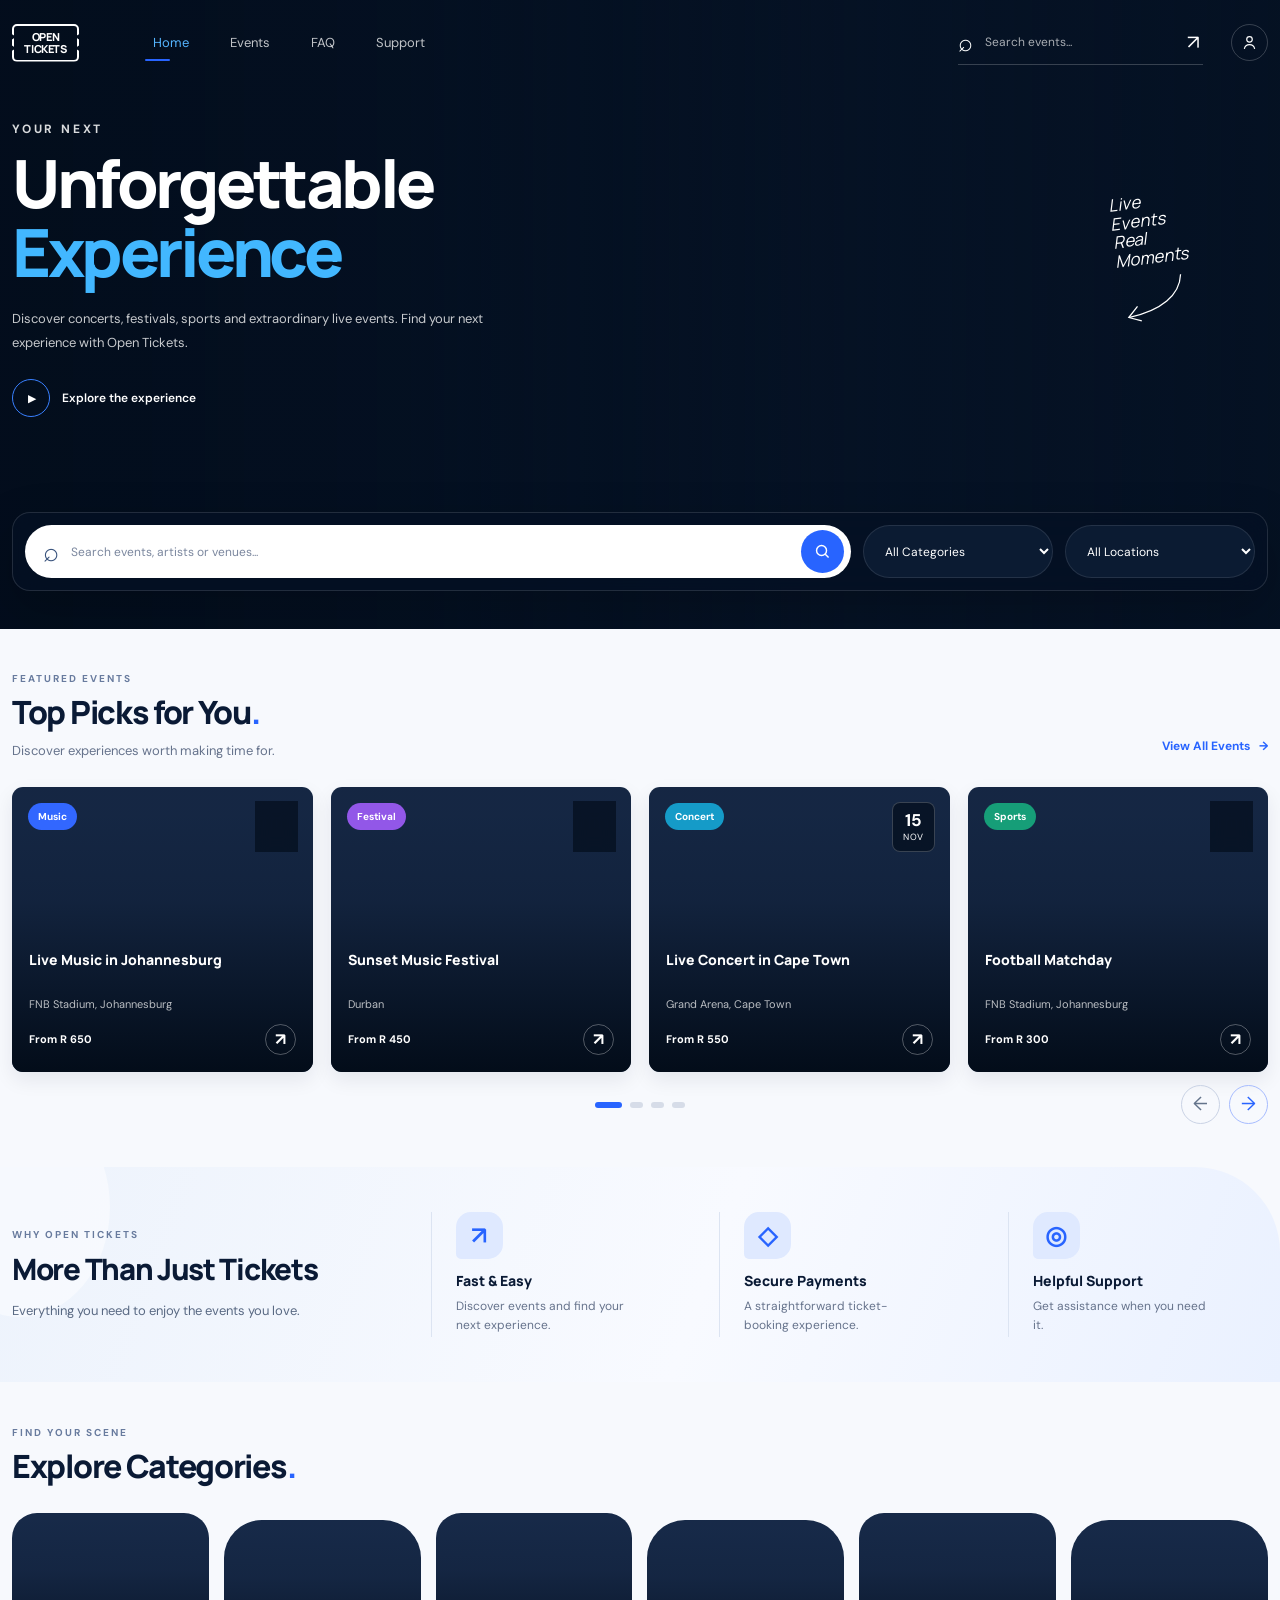
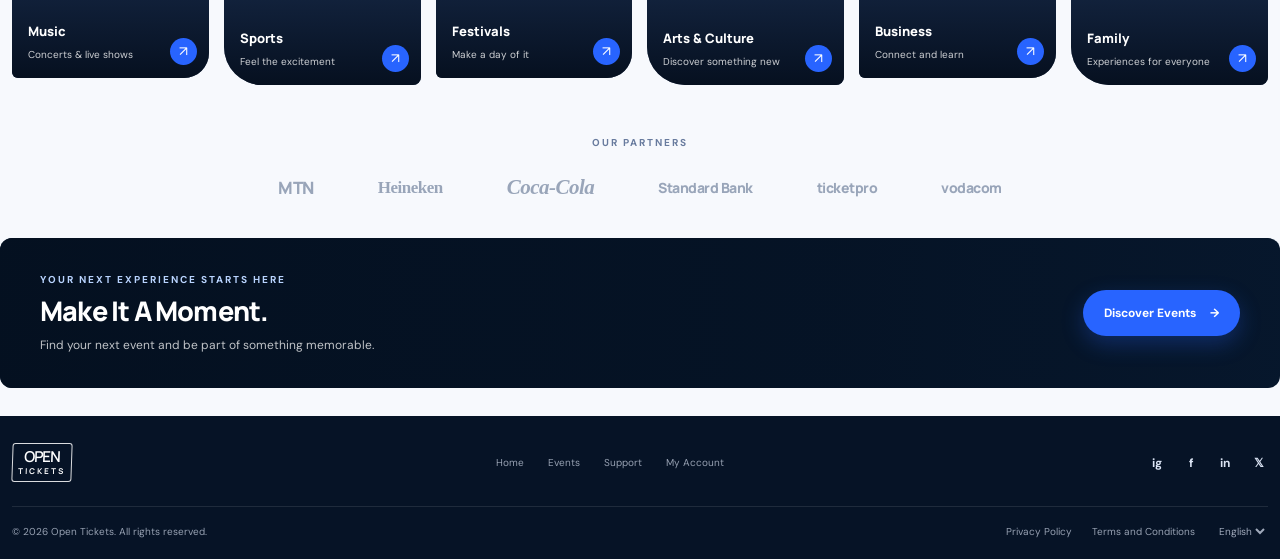
<file: index.html>
<!DOCTYPE html>
<html lang="en">
<head>
  <meta charset="UTF-8">
  <meta name="viewport" content="width=device-width, initial-scale=1.0">
  <meta name="description" content="Discover events, concerts, festivals and sports with Open Tickets.">
  <meta name="theme-color" content="#061326">

  <title>Open Tickets | Discover Your Next Experience</title>

  <link rel="preconnect" href="https://fonts.googleapis.com">
  <link rel="preconnect" href="https://fonts.gstatic.com" crossorigin>

  <link href="https://fonts.googleapis.com/css2?family=DM+Sans:wght@400;500;600;700&family=Manrope:wght@400;500;600;700;800&display=swap" rel="stylesheet">

  <link href="https://cdn.jsdelivr.net/npm/bootstrap@5.3.3/dist/css/bootstrap.min.css" rel="stylesheet">
  <link rel="stylesheet" href="css/style.css">
</head>

<body>
  <!-- === Header === -->
  <header class="site-header" id="top">
    <nav class="navbar navbar-expand-lg site-nav" aria-label="Main navigation">
      <div class="container nav-container">

       
        <a class="navbar-brand faq-brand" href="index.html" aria-label="Open Tickets home">
          <span class="brand-ticket">
            <span>OPEN</span>
            <span>TICKETS</span>
          </span>
        </a>

        <button
          class="navbar-toggler nav-toggle"
          type="button"
          data-bs-toggle="collapse"
          data-bs-target="#mainNav"
          aria-controls="mainNav"
          aria-expanded="false"
          aria-label="Toggle navigation"
        >
          <span></span>
          <span></span>
          <span></span>
        </button>

        <div class="collapse navbar-collapse" id="mainNav">
          <ul class="navbar-nav main-links">
            <li class="nav-item">
              <a class="nav-link active" href="#top" aria-current="page">Home</a>
            </li>
            <li class="nav-item">
              <a class="nav-link" href="event-detail.html">Events</a>
            </li>
            <li class="nav-item">
              <a class="nav-link" href="faq.html" aria-current="page">FAQ</a>
            </li>
            <li class="nav-item">
              <a class="nav-link" href="support.html">Support</a>
            </li>
          </ul>

          <form class="nav-search" id="headerSearchForm" role="search">
            <label class="visually-hidden" for="headerSearch">
              Search events
            </label>

            <span class="search-icon" aria-hidden="true">⌕</span>

            <input
              id="headerSearch"
              name="q"
              type="search"
              placeholder="Search events..."
              autocomplete="off"
            >

            <button type="submit" aria-label="Submit search">↗</button>
          </form>

          <a
            class="account-button"
            id="account"
            href="#myAccount"
            aria-label="My account"
          >
            <svg viewBox="0 0 24 24" aria-hidden="true">
              <circle cx="12" cy="8" r="3.5"></circle>
              <path d="M5.5 20c.6-3.5 2.8-5.3 6.5-5.3s5.9 1.8 6.5 5.3"></path>
            </svg>
          </a>
        </div>
      </div>
    </nav>

    <!-- === Hero === -->
    <section class="hero-section" aria-labelledby="heroTitle">
      <div
        class="hero-image"
        role="img"
        aria-label="Live music event"
      ></div>

      <div class="hero-shade"></div>

      <div class="container hero-content">
        <div class="hero-copy">
          <p class="eyebrow hero-eyebrow">YOUR NEXT</p>

          <h1 id="heroTitle">
            Unforgettable<br>
            <span>Experience</span>
          </h1>

          <p class="hero-description">
            Discover concerts, festivals, sports and extraordinary live events.
            Find your next experience with Open Tickets.
          </p>

          <a class="watch-link" href="#featured">
            <span class="play-icon" aria-hidden="true">▶</span>
            <span>Explore the experience</span>
          </a>
        </div>

        <div class="hero-note" aria-hidden="true">
          <span>Live</span>
          <span>Events</span>
          <span>Real</span>
          <span>Moments</span>

          <svg viewBox="0 0 90 58">
            <path d="M76 3C72 28 48 43 9 47"></path>
            <path d="M20 35 8 47l15 6"></path>
          </svg>
        </div>

        <!-- === Event Search === -->
        <form class="event-search" id="eventSearchForm" role="search">
          <div class="event-search-main">
            <label class="visually-hidden" for="eventSearch">
              Search events, artists or venues
            </label>

            <span class="search-icon" aria-hidden="true">⌕</span>

            <input
              id="eventSearch"
              name="q"
              type="search"
              placeholder="Search events, artists or venues..."
              autocomplete="off"
            >

            <button
              class="search-submit"
              type="submit"
              aria-label="Search events"
            >
              <svg viewBox="0 0 24 24" aria-hidden="true">
                <circle cx="10.8" cy="10.8" r="6.3"></circle>
                <path d="m15.5 15.5 4.2 4.2"></path>
              </svg>
            </button>
          </div>

          <label class="visually-hidden" for="categoryFilter">
            Event category
          </label>

          <select id="categoryFilter" name="category">
            <option value="all">All Categories</option>
            <option value="music">Music</option>
            <option value="festival">Festivals</option>
            <option value="sports">Sports</option>
            <option value="arts">Arts &amp; Culture</option>
            <option value="business">Business</option>
            <option value="family">Family</option>
          </select>

          <label class="visually-hidden" for="locationFilter">
            Event location
          </label>

          <select id="locationFilter" name="location">
            <option value="all">All Locations</option>
            <option value="johannesburg">Johannesburg</option>
            <option value="cape-town">Cape Town</option>
            <option value="durban">Durban</option>
            <option value="pretoria">Pretoria</option>
          </select>
        </form>
      </div>
    </section>
  </header>

  <main>
    <!-- === Featured Events === -->
    <section
      class="featured-section section-shell"
      id="featured"
      aria-labelledby="featuredTitle"
    >
      <div class="container">
        <div class="section-heading">
          <div>
            <p class="eyebrow">FEATURED EVENTS</p>
            <h2 id="featuredTitle">
              Top Picks for You<span class="heading-period">.</span>
            </h2>
            <p class="section-intro">
              Discover experiences worth making time for.
            </p>
          </div>

          <a class="text-link" href="#all-events">
            View All Events <span aria-hidden="true">→</span>
          </a>
        </div>

        <div class="event-grid" id="eventGrid">

          <article
            class="event-card"
            data-event-id="event-001"
            data-category="music"
            data-location="johannesburg"
            data-search="live concert music johannesburg"
          >
            <div class="event-card-image image-weeknd">
              <span class="event-tag tag-blue">Music</span>

              <time class="event-date" datetime="2026-10-25">
                <strong>25</strong>
                <span>OCT</span>
              </time>

              <div class="event-card-overlay">
                <h3>Live Music in Johannesburg</h3>
                <p>FNB Stadium, Johannesburg</p>

                <div class="event-card-bottom">
                  <span>From R 650</span>
                  <a href="#event-001" data-event-link="event-001" aria-label="View event details">↗</a>
                </div>
              </div>
            </div>
          </article>

          <article
            class="event-card"
            data-event-id="event-002"
            data-category="festival"
            data-location="durban"
            data-search="sunset music festival durban"
          >
            <div class="event-card-image image-sunset">
              <span class="event-tag tag-purple">Festival</span>

              <time class="event-date" datetime="2026-11-08">
                <strong>08</strong>
                <span>NOV</span>
              </time>

              <div class="event-card-overlay">
                <h3>Sunset Music Festival</h3>
                <p>Durban</p>

                <div class="event-card-bottom">
                  <span>From R 450</span>
                  <a href="#event-002" data-event-link="event-002" aria-label="View festival details">↗</a>
                </div>
              </div>
            </div>
          </article>

          <article
            class="event-card"
            data-event-id="event-003"
            data-category="music"
            data-location="cape-town"
            data-search="live concert cape town music"
          >
            <div class="event-card-image image-aka">
              <span class="event-tag tag-cyan">Concert</span>

              <time class="event-date" datetime="2026-11-15">
                <strong>15</strong>
                <span>NOV</span>
              </time>

              <div class="event-card-overlay">
                <h3>Live Concert in Cape Town</h3>
                <p>Grand Arena, Cape Town</p>

                <div class="event-card-bottom">
                  <span>From R 550</span>
                  <a href="#event-003" data-event-link="event-003" aria-label="View concert details">↗</a>
                </div>
              </div>
            </div>
          </article>

          <article
            class="event-card"
            data-event-id="event-004"
            data-category="sports"
            data-location="johannesburg"
            data-search="football soccer johannesburg sports"
          >
            <div class="event-card-image image-football">
              <span class="event-tag tag-green">Sports</span>

              <time class="event-date" datetime="2026-11-22">
                <strong>22</strong>
                <span>NOV</span>
              </time>

              <div class="event-card-overlay">
                <h3>Football Matchday</h3>
                <p>FNB Stadium, Johannesburg</p>

                <div class="event-card-bottom">
                  <span>From R 300</span>
                  <a href="#event-004" data-event-link="event-004" aria-label="View match details">↗</a>
                </div>
              </div>
            </div>
          </article>

        </div>

        <div class="event-controls" aria-label="Featured event controls">
          <div class="slider-dots" aria-label="Event carousel pages">
            <button class="slider-dot active" type="button" aria-label="Show page 1" aria-current="true"></button>
            <button class="slider-dot" type="button" aria-label="Show page 2"></button>
            <button class="slider-dot" type="button" aria-label="Show page 3"></button>
            <button class="slider-dot" type="button" aria-label="Show page 4"></button>
          </div>

          <div class="slider-arrows">
            <button type="button" class="slider-arrow" id="eventPrev" aria-label="Previous events">←</button>
            <button type="button" class="slider-arrow next" id="eventNext" aria-label="Next events">→</button>
          </div>
        </div>

        <p class="search-empty" id="searchEmpty" role="status" hidden>
          No events match your search. Try another keyword or filter.
        </p>
      </div>
    </section>

    <!-- === Benefits === -->
    <section class="benefits-section" aria-labelledby="benefitsTitle">
      <div class="container benefits-inner">
        <div class="benefits-intro">
          <p class="eyebrow">WHY OPEN TICKETS</p>
          <h2 id="benefitsTitle">More Than Just Tickets</h2>
          <p>Everything you need to enjoy the events you love.</p>
        </div>

        <article class="benefit-item">
          <span class="benefit-icon" aria-hidden="true">↗</span>
          <h3>Fast &amp; Easy</h3>
          <p>Discover events and find your next experience.</p>
        </article>

        <article class="benefit-item">
          <span class="benefit-icon" aria-hidden="true">◇</span>
          <h3>Secure Payments</h3>
          <p>A straightforward ticket-booking experience.</p>
        </article>

        <article class="benefit-item">
          <span class="benefit-icon" aria-hidden="true">◎</span>
          <h3>Helpful Support</h3>
          <p>Get assistance when you need it.</p>
        </article>
      </div>
    </section>

    <!-- === Categories === -->
    <section
      class="categories-section section-shell"
      id="all-events"
      aria-labelledby="categoriesTitle"
    >
      <div class="container">
        <div class="section-heading">
          <div>
            <p class="eyebrow">FIND YOUR SCENE</p>
            <h2 id="categoriesTitle">
              Explore Categories<span class="heading-period">.</span>
            </h2>
          </div>
        </div>

        <div class="category-grid">
          <a class="category-card category-music" href="#featured" data-category-link="music">
            <span class="category-card-content">
              <strong>Music</strong>
              <small>Concerts &amp; live shows</small>
            </span>
            <span class="category-arrow" aria-hidden="true">↗</span>
          </a>

          <a class="category-card category-sports" href="#featured" data-category-link="sports">
            <span class="category-card-content">
              <strong>Sports</strong>
              <small>Feel the excitement</small>
            </span>
            <span class="category-arrow" aria-hidden="true">↗</span>
          </a>

          <a class="category-card category-festival" href="#featured" data-category-link="festival">
            <span class="category-card-content">
              <strong>Festivals</strong>
              <small>Make a day of it</small>
            </span>
            <span class="category-arrow" aria-hidden="true">↗</span>
          </a>

          <a class="category-card category-arts" href="#featured" data-category-link="arts">
            <span class="category-card-content">
              <strong>Arts &amp; Culture</strong>
              <small>Discover something new</small>
            </span>
            <span class="category-arrow" aria-hidden="true">↗</span>
          </a>

          <a class="category-card category-business" href="#featured" data-category-link="business">
            <span class="category-card-content">
              <strong>Business</strong>
              <small>Connect and learn</small>
            </span>
            <span class="category-arrow" aria-hidden="true">↗</span>
          </a>

          <a class="category-card category-family" href="#featured" data-category-link="family">
            <span class="category-card-content">
              <strong>Family</strong>
              <small>Experiences for everyone</small>
            </span>
            <span class="category-arrow" aria-hidden="true">↗</span>
          </a>
        </div>
      </div>
    </section>

    <!-- === Partners === -->
    <section class="trusted-section" aria-label="Partners">
      <div class="container">
        <p class="eyebrow">OUR PARTNERS</p>

        <div class="trusted-logos">
          <span class="partner-logo partner-mtn">MTN</span>
          <span class="partner-logo partner-heineken">Heineken</span>
          <span class="partner-logo partner-coke">Coca-Cola</span>
          <span class="partner-logo partner-bank">Standard Bank</span>
          <span class="partner-logo partner-ticket">ticketpro</span>
          <span class="partner-logo partner-voda">vodacom</span>
        </div>
      </div>
    </section>

    <!-- === Call To Action === -->
    <section class="cta-section container" aria-labelledby="ctaTitle">
      <div class="cta-content">
        <p class="eyebrow">YOUR NEXT EXPERIENCE STARTS HERE</p>
        <h2 id="ctaTitle">Make It A Moment.</h2>
        <p>Find your next event and be part of something memorable.</p>
      </div>

      <a class="cta-button" href="#featured">
        Discover Events <span aria-hidden="true">→</span>
      </a>
    </section>
  </main>

  <!-- === Footer === -->
  <footer class="site-footer" id="help">
    <div class="container">
      <div class="footer-main">
        <a class="brand-mark footer-brand" href="#top" aria-label="Open Tickets home">
          <span class="brand-open">OPEN</span>
          <span class="brand-tickets">TICKETS</span>
        </a>

        <nav class="footer-links" aria-label="Footer navigation">
          <a href="#top">Home</a>
          <a href="#featured">Events</a>
          <a href="#help">Support</a>
          <a href="#myAccount">My Account</a>
        </nav>

        <div class="social-links" aria-label="Social media">
          <a href="#instagram" aria-label="Instagram">ig</a>
          <a href="#facebook" aria-label="Facebook">f</a>
          <a href="#linkedin" aria-label="LinkedIn">in</a>
          <a href="#x" aria-label="X">𝕏</a>
        </div>
      </div>

      <div class="footer-bottom">
        <p>© 2026 Open Tickets. All rights reserved.</p>

        <div class="legal-links">
          <a href="#privacy">Privacy Policy</a>
          <a href="#terms">Terms and Conditions</a>

          <label for="languageSelect" class="visually-hidden">
            Choose language
          </label>

          <select id="languageSelect" name="language">
            <option value="en">English</option>
          </select>
        </div>
      </div>
    </div>
  </footer>

  <script src="https://cdn.jsdelivr.net/npm/bootstrap@5.3.3/dist/js/bootstrap.bundle.min.js"></script>
  <script src="javascript/script.js" defer></script>
</body>
</html>
</file>
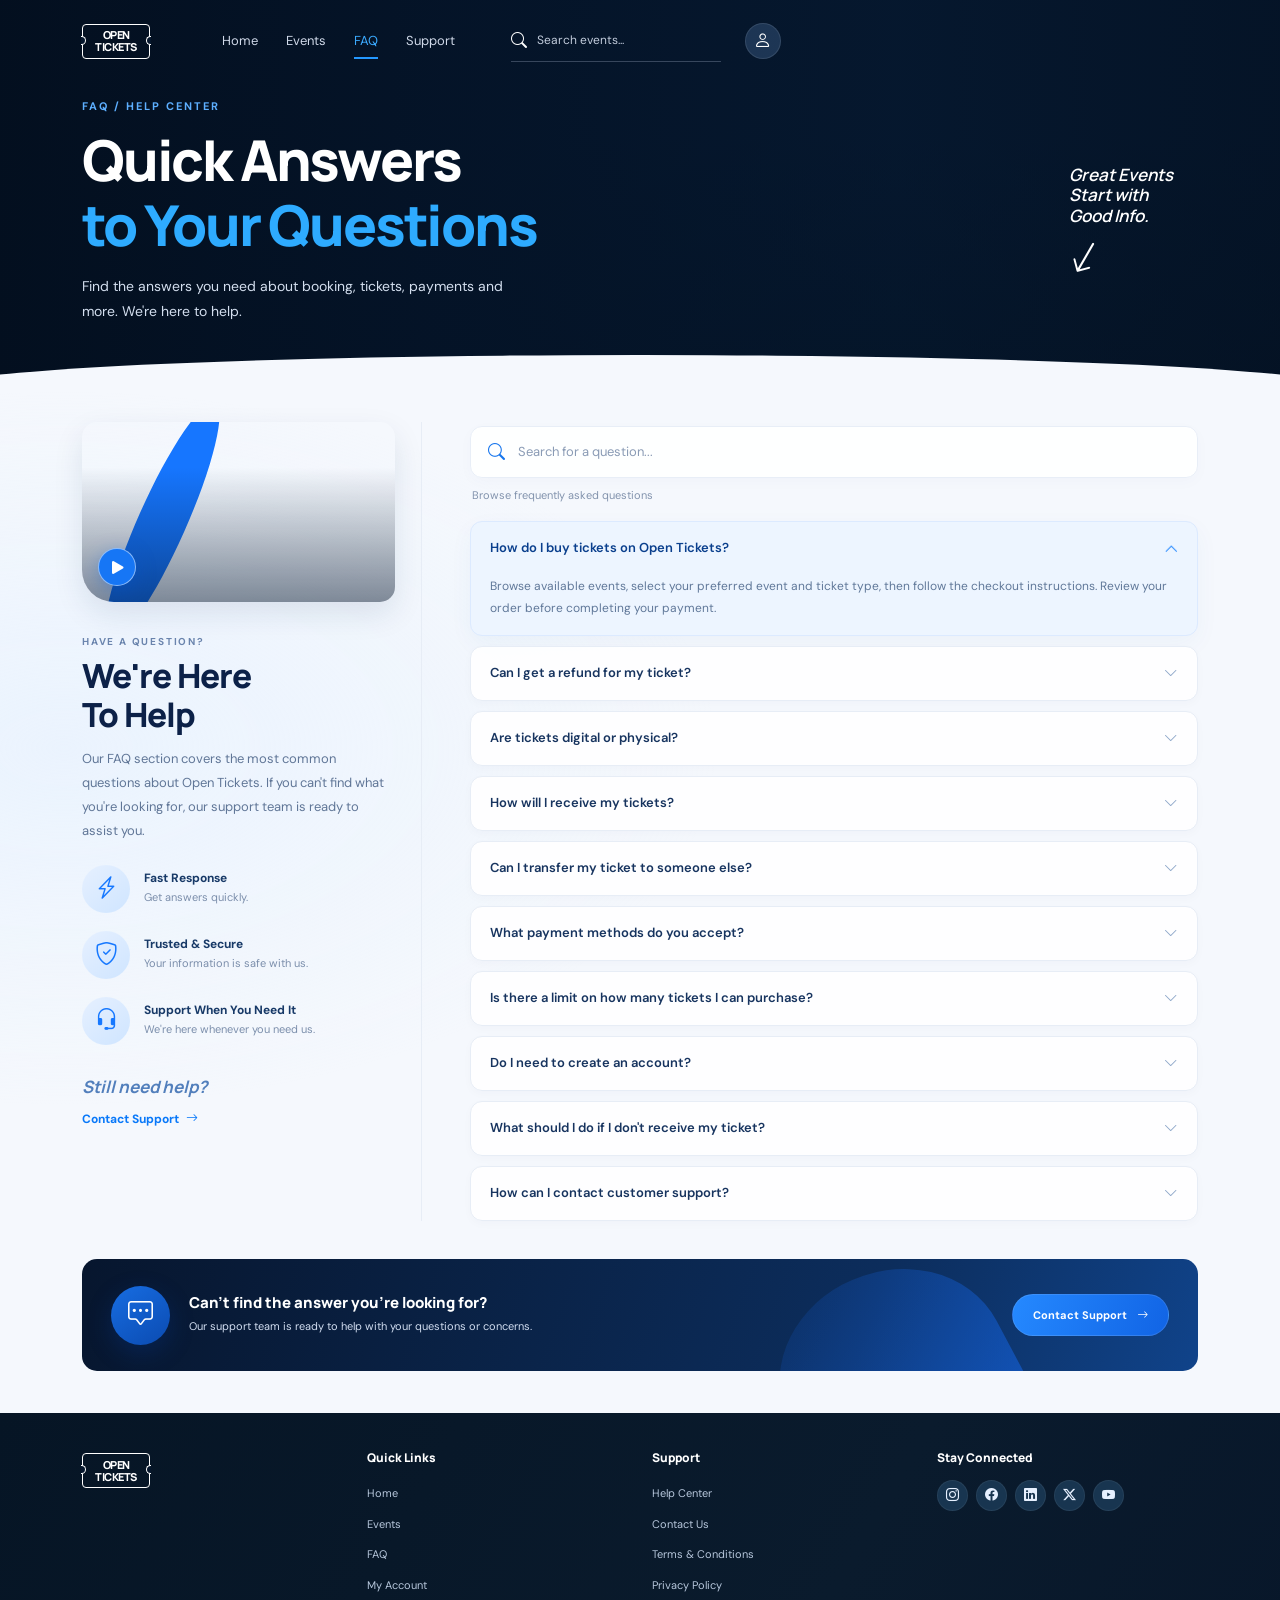
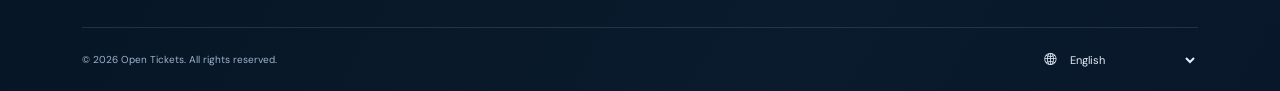
<file: faq.html>
<!DOCTYPE html>
<html lang="en">
<head>
  <meta charset="UTF-8">
  <meta name="viewport" content="width=device-width, initial-scale=1.0">
  <meta name="description" content="Find answers to your questions about Open Tickets, bookings, payments, refunds, and event tickets.">
  <title>FAQ & Help Center | Open Tickets</title>

  <link rel="preconnect" href="https://fonts.googleapis.com">
  <link rel="preconnect" href="https://fonts.gstatic.com" crossorigin>
  <link href="https://fonts.googleapis.com/css2?family=DM+Sans:wght@400;500;600;700&family=Manrope:wght@400;500;600;700;800&display=swap" rel="stylesheet">

  <link href="https://cdn.jsdelivr.net/npm/bootstrap@5.3.3/dist/css/bootstrap.min.css" rel="stylesheet">
  <link href="https://cdn.jsdelivr.net/npm/bootstrap-icons@1.11.3/font/bootstrap-icons.min.css" rel="stylesheet">
  <link rel="stylesheet" href="css/faq.css">

  <script src="javascript/faq.js" defer></script>
</head>

<body>
  <!-- === Header === -->
  <header class="faq-header">
    <nav class="navbar navbar-expand-lg faq-navbar" aria-label="Main navigation">
      <div class="container">
        <a class="navbar-brand faq-brand" href="index.html" aria-label="Open Tickets home">
          <span class="brand-ticket">
            <span>OPEN</span>
            <span>TICKETS</span>
          </span>
        </a>

        <button
          class="navbar-toggler faq-nav-toggle"
          type="button"
          data-bs-toggle="collapse"
          data-bs-target="#faqNavigation"
          aria-controls="faqNavigation"
          aria-expanded="false"
          aria-label="Toggle navigation"
        >
          <span class="navbar-toggler-icon"></span>
        </button>

        <div class="collapse navbar-collapse" id="faqNavigation">
          <ul class="navbar-nav mx-lg-5 me-auto mb-3 mb-lg-0">
            <li class="nav-item">
              <a class="nav-link" href="index.html">Home</a>
            </li>
            <li class="nav-item">
              <a class="nav-link" href="event-detail.html">Events</a>
            </li>
            <li class="nav-item">
              <a class="nav-link active" href="faq.html" aria-current="page">FAQ</a>
            </li>
            <li class="nav-item">
              <a class="nav-link" href="support.html">Support</a>
            </li>
          </ul>

          <form class="header-search" id="headerSearchForm" role="search">
            <i class="bi bi-search" aria-hidden="true"></i>
            <input
              type="search"
              id="headerSearch"
              name="search"
              placeholder="Search events..."
              aria-label="Search events"
            >
          </form>

          <a class="account-link" href="account.html" aria-label="My account">
            <i class="bi bi-person" aria-hidden="true"></i>
          </a>
        </div>
      </div>
    </nav>
  </header>

  <main>
    <!-- === Hero === -->
    <section class="faq-hero">
      <div class="faq-hero-image" aria-hidden="true"></div>
      <div class="faq-hero-overlay" aria-hidden="true"></div>

      <div class="container faq-hero-content">
        <div class="faq-hero-copy">
          <span class="eyebrow">FAQ / HELP CENTER</span>
          <h1>
            Quick Answers
            <span>to Your Questions</span>
          </h1>
          <p>
            Find the answers you need about booking, tickets,
            payments and more. We're here to help.
          </p>
        </div>

        <div class="hero-note" aria-hidden="true">
          <span>Great Events</span>
          <span>Start with</span>
          <span>Good Info.</span>
          <i class="bi bi-arrow-down-left"></i>
        </div>
      </div>

      <div class="hero-bottom-curve" aria-hidden="true"></div>
    </section>

    <!-- === FAQ Content === -->
    <section class="faq-main-section" id="faqContent">
      <div class="container">
        <div class="row g-4 g-xl-5">
          <!-- Help panel -->
          <aside class="col-lg-4 faq-sidebar">
            <div class="help-card">
              <div class="help-image">
                <div class="help-image-overlay"></div>
                <span class="help-play-icon" aria-hidden="true">
                  <i class="bi bi-play-fill"></i>
                </span>
              </div>

              <div class="help-intro">
                <span class="eyebrow">HAVE A QUESTION?</span>
                <h2>We're Here<br>To Help</h2>
                <p>
                  Our FAQ section covers the most common questions
                  about Open Tickets. If you can't find what you're
                  looking for, our support team is ready to assist you.
                </p>
              </div>

              <div class="help-features">
                <div class="help-feature">
                  <span class="feature-icon">
                    <i class="bi bi-lightning-charge" aria-hidden="true"></i>
                  </span>
                  <div>
                    <h3>Fast Response</h3>
                    <p>Get answers quickly.</p>
                  </div>
                </div>

                <div class="help-feature">
                  <span class="feature-icon">
                    <i class="bi bi-shield-check" aria-hidden="true"></i>
                  </span>
                  <div>
                    <h3>Trusted &amp; Secure</h3>
                    <p>Your information is safe with us.</p>
                  </div>
                </div>

                <div class="help-feature">
                  <span class="feature-icon">
                    <i class="bi bi-headset" aria-hidden="true"></i>
                  </span>
                  <div>
                    <h3>Support When You Need It</h3>
                    <p>We're here whenever you need us.</p>
                  </div>
                </div>
              </div>

              <div class="sidebar-support">
                <p>Still need help?</p>
                <a href="contact.html" class="text-link">
                  Contact Support <i class="bi bi-arrow-right"></i>
                </a>
              </div>
            </div>
          </aside>

          <!-- Questions -->
          <div class="col-lg-8 faq-questions-column">
            <div class="faq-toolbar">
              <label class="faq-search-box" for="faqSearch">
                <i class="bi bi-search" aria-hidden="true"></i>
                <input
                  type="search"
                  id="faqSearch"
                  placeholder="Search for a question..."
                  autocomplete="off"
                  aria-label="Search frequently asked questions"
                  aria-controls="faqList"
                >
                <button
                  type="button"
                  class="clear-search"
                  id="clearFaqSearch"
                  aria-label="Clear FAQ search"
                  hidden
                >
                  <i class="bi bi-x-lg"></i>
                </button>
              </label>

              <p class="faq-result-count" id="faqResultCount" aria-live="polite">
                Browse frequently asked questions
              </p>
            </div>

            <div class="faq-list" id="faqList">
              <article
                class="faq-item is-open"
                data-faq-item
                data-category="booking"
                data-keywords="buy purchase order booking checkout"
              >
                <h3 class="faq-question-heading">
                  <button
                    class="faq-question"
                    id="faq-question-1"
                    type="button"
                    aria-expanded="true"
                    aria-controls="faq-answer-1"
                  >
                    <span>How do I buy tickets on Open Tickets?</span>
                    <i class="bi bi-chevron-down faq-chevron" aria-hidden="true"></i>
                  </button>
                </h3>
                <div
                  class="faq-answer"
                  id="faq-answer-1"
                  role="region"
                  aria-labelledby="faq-question-1"
                >
                  <p>
                    Browse available events, select your preferred event
                    and ticket type, then follow the checkout instructions.
                    Review your order before completing your payment.
                  </p>
                </div>
              </article>

              <article
                class="faq-item"
                data-faq-item
                data-category="refunds"
                data-keywords="refund cancel cancellation money return"
              >
                <h3 class="faq-question-heading">
                  <button
                    class="faq-question"
                    id="faq-question-2"
                    type="button"
                    aria-expanded="false"
                    aria-controls="faq-answer-2"
                  >
                    <span>Can I get a refund for my ticket?</span>
                    <i class="bi bi-chevron-down faq-chevron" aria-hidden="true"></i>
                  </button>
                </h3>
                <div
                  class="faq-answer"
                  id="faq-answer-2"
                  role="region"
                  aria-labelledby="faq-question-2"
                  hidden
                >
                  <p>
                    Refund eligibility depends on the event's terms and
                    applicable policies. Check your booking details or
                    contact our support team for assistance with your order.
                  </p>
                </div>
              </article>

              <article
                class="faq-item"
                data-faq-item
                data-category="tickets"
                data-keywords="digital physical paper e-ticket"
              >
                <h3 class="faq-question-heading">
                  <button
                    class="faq-question"
                    id="faq-question-3"
                    type="button"
                    aria-expanded="false"
                    aria-controls="faq-answer-3"
                  >
                    <span>Are tickets digital or physical?</span>
                    <i class="bi bi-chevron-down faq-chevron" aria-hidden="true"></i>
                  </button>
                </h3>
                <div
                  class="faq-answer"
                  id="faq-answer-3"
                  role="region"
                  aria-labelledby="faq-question-3"
                  hidden
                >
                  <p>
                    Ticket formats may vary by event. Check the event page
                    and your booking confirmation for the ticket format
                    and instructions provided by the organizer.
                  </p>
                </div>
              </article>

              <article
                class="faq-item"
                data-faq-item
                data-category="tickets"
                data-keywords="receive delivery email download ticket confirmation"
              >
                <h3 class="faq-question-heading">
                  <button
                    class="faq-question"
                    id="faq-question-4"
                    type="button"
                    aria-expanded="false"
                    aria-controls="faq-answer-4"
                  >
                    <span>How will I receive my tickets?</span>
                    <i class="bi bi-chevron-down faq-chevron" aria-hidden="true"></i>
                  </button>
                </h3>
                <div
                  class="faq-answer"
                  id="faq-answer-4"
                  role="region"
                  aria-labelledby="faq-question-4"
                  hidden
                >
                  <p>
                    Check your booking confirmation for details about
                    ticket delivery. Depending on the event, tickets may
                    be provided digitally or through another method
                    specified by the organizer.
                  </p>
                </div>
              </article>

              <article
                class="faq-item"
                data-faq-item
                data-category="tickets"
                data-keywords="transfer share another person change name"
              >
                <h3 class="faq-question-heading">
                  <button
                    class="faq-question"
                    id="faq-question-5"
                    type="button"
                    aria-expanded="false"
                    aria-controls="faq-answer-5"
                  >
                    <span>Can I transfer my ticket to someone else?</span>
                    <i class="bi bi-chevron-down faq-chevron" aria-hidden="true"></i>
                  </button>
                </h3>
                <div
                  class="faq-answer"
                  id="faq-answer-5"
                  role="region"
                  aria-labelledby="faq-question-5"
                  hidden
                >
                  <p>
                    Transfer rules depend on the event and ticket conditions.
                    Review the event's terms before sharing or transferring
                    your ticket. Contact support if you need clarification.
                  </p>
                </div>
              </article>

              <article
                class="faq-item"
                data-faq-item
                data-category="payments"
                data-keywords="payment methods card bank transfer checkout"
              >
                <h3 class="faq-question-heading">
                  <button
                    class="faq-question"
                    id="faq-question-6"
                    type="button"
                    aria-expanded="false"
                    aria-controls="faq-answer-6"
                  >
                    <span>What payment methods do you accept?</span>
                    <i class="bi bi-chevron-down faq-chevron" aria-hidden="true"></i>
                  </button>
                </h3>
                <div
                  class="faq-answer"
                  id="faq-answer-6"
                  role="region"
                  aria-labelledby="faq-question-6"
                  hidden
                >
                  <p>
                    Available payment methods are shown during checkout.
                    Review the options displayed for your selected event
                    before placing your order.
                  </p>
                </div>
              </article>

              <article
                class="faq-item"
                data-faq-item
                data-category="booking"
                data-keywords="limit quantity maximum number tickets purchase"
              >
                <h3 class="faq-question-heading">
                  <button
                    class="faq-question"
                    id="faq-question-7"
                    type="button"
                    aria-expanded="false"
                    aria-controls="faq-answer-7"
                  >
                    <span>Is there a limit on how many tickets I can purchase?</span>
                    <i class="bi bi-chevron-down faq-chevron" aria-hidden="true"></i>
                  </button>
                </h3>
                <div
                  class="faq-answer"
                  id="faq-answer-7"
                  role="region"
                  aria-labelledby="faq-question-7"
                  hidden
                >
                  <p>
                    Ticket limits can vary by event. Check the quantity
                    available when selecting tickets and follow any
                    purchase limits stated on the event page.
                  </p>
                </div>
              </article>

              <article
                class="faq-item"
                data-faq-item
                data-category="account"
                data-keywords="account register sign up create profile login"
              >
                <h3 class="faq-question-heading">
                  <button
                    class="faq-question"
                    id="faq-question-8"
                    type="button"
                    aria-expanded="false"
                    aria-controls="faq-answer-8"
                  >
                    <span>Do I need to create an account?</span>
                    <i class="bi bi-chevron-down faq-chevron" aria-hidden="true"></i>
                  </button>
                </h3>
                <div
                  class="faq-answer"
                  id="faq-answer-8"
                  role="region"
                  aria-labelledby="faq-question-8"
                  hidden
                >
                  <p>
                    Account requirements depend on the booking process
                    provided by the platform. Follow the instructions
                    shown when selecting an event and checking out.
                  </p>
                </div>
              </article>

              <article
                class="faq-item"
                data-faq-item
                data-category="tickets"
                data-keywords="missing ticket not received email spam inbox"
              >
                <h3 class="faq-question-heading">
                  <button
                    class="faq-question"
                    id="faq-question-9"
                    type="button"
                    aria-expanded="false"
                    aria-controls="faq-answer-9"
                  >
                    <span>What should I do if I don't receive my ticket?</span>
                    <i class="bi bi-chevron-down faq-chevron" aria-hidden="true"></i>
                  </button>
                </h3>
                <div
                  class="faq-answer"
                  id="faq-answer-9"
                  role="region"
                  aria-labelledby="faq-question-9"
                  hidden
                >
                  <p>
                    Check your booking confirmation and email folders,
                    including spam or junk. If your ticket is still
                    missing, contact support with your order details.
                  </p>
                </div>
              </article>

              <article
                class="faq-item"
                data-faq-item
                data-category="support"
                data-keywords="contact help customer service assistance support team"
              >
                <h3 class="faq-question-heading">
                  <button
                    class="faq-question"
                    id="faq-question-10"
                    type="button"
                    aria-expanded="false"
                    aria-controls="faq-answer-10"
                  >
                    <span>How can I contact customer support?</span>
                    <i class="bi bi-chevron-down faq-chevron" aria-hidden="true"></i>
                  </button>
                </h3>
                <div
                  class="faq-answer"
                  id="faq-answer-10"
                  role="region"
                  aria-labelledby="faq-question-10"
                  hidden
                >
                  <p>
                    Visit our contact page to find the available support
                    options. Include relevant booking information in your
                    message, but never share your password or full payment
                    card details.
                  </p>
                </div>
              </article>
            </div>

            <div class="faq-no-results" id="faqNoResults" hidden>
              <span class="no-results-icon">
                <i class="bi bi-search" aria-hidden="true"></i>
              </span>
              <h3>No answers found</h3>
              <p>Try another keyword or contact our support team.</p>
              <button type="button" class="btn btn-primary" id="resetFaqSearch">
                Clear Search
              </button>
            </div>
          </div>
        </div>

        <!-- === Support CTA === -->
        <section class="faq-support-banner" aria-labelledby="supportBannerTitle">
          <div class="support-banner-decoration" aria-hidden="true"></div>

          <div class="support-banner-icon">
            <i class="bi bi-chat-square-dots" aria-hidden="true"></i>
          </div>

          <div class="support-banner-copy">
            <h2 id="supportBannerTitle">
              Can't find the answer you're looking for?
            </h2>
            <p>Our support team is ready to help with your questions or concerns.</p>
          </div>

          <a href="contact.html" class="support-banner-button">
            Contact Support <i class="bi bi-arrow-right"></i>
          </a>
        </section>
      </div>
    </section>
  </main>

  <!-- === Footer === -->
  <footer class="faq-footer">
    <div class="container">
      <div class="row gy-4 footer-main">
        <div class="col-6 col-lg-3 footer-brand-column">
          <a class="faq-brand footer-brand" href="index.html" aria-label="Open Tickets home">
            <span class="brand-ticket">
              <span>OPEN</span>
              <span>TICKETS</span>
            </span>
          </a>
        </div>

        <div class="col-6 col-lg-3">
          <h2 class="footer-heading">Quick Links</h2>
          <ul class="footer-links">
            <li><a href="index.html">Home</a></li>
            <li><a href="index.html#featured">Events</a></li>
            <li><a href="faq.html">FAQ</a></li>
            <li><a href="account.html">My Account</a></li>
          </ul>
        </div>

        <div class="col-6 col-lg-3">
          <h2 class="footer-heading">Support</h2>
          <ul class="footer-links">
            <li><a href="faq.html">Help Center</a></li>
            <li><a href="contact.html">Contact Us</a></li>
            <li><a href="terms.html">Terms &amp; Conditions</a></li>
            <li><a href="privacy.html">Privacy Policy</a></li>
          </ul>
        </div>

        <div class="col-6 col-lg-3">
          <h2 class="footer-heading">Stay Connected</h2>
          <div class="footer-socials">
            <a href="#" aria-label="Instagram"><i class="bi bi-instagram"></i></a>
            <a href="#" aria-label="Facebook"><i class="bi bi-facebook"></i></a>
            <a href="#" aria-label="LinkedIn"><i class="bi bi-linkedin"></i></a>
            <a href="#" aria-label="X"><i class="bi bi-twitter-x"></i></a>
            <a href="#" aria-label="YouTube"><i class="bi bi-youtube"></i></a>
          </div>
        </div>
      </div>

      <div class="footer-bottom">
        <p>&copy; <span id="currentYear">2026</span> Open Tickets. All rights reserved.</p>

        <label class="language-select">
          <i class="bi bi-globe2" aria-hidden="true"></i>
          <select id="languageSelect" aria-label="Select language">
            <option value="en" selected>English</option>
            <option value="id">Bahasa Indonesia</option>
          </select>
        </label>
      </div>
    </div>
  </footer>

  <script src="https://cdn.jsdelivr.net/npm/bootstrap@5.3.3/dist/js/bootstrap.bundle.min.js"></script>
</body>
</html>
</file>
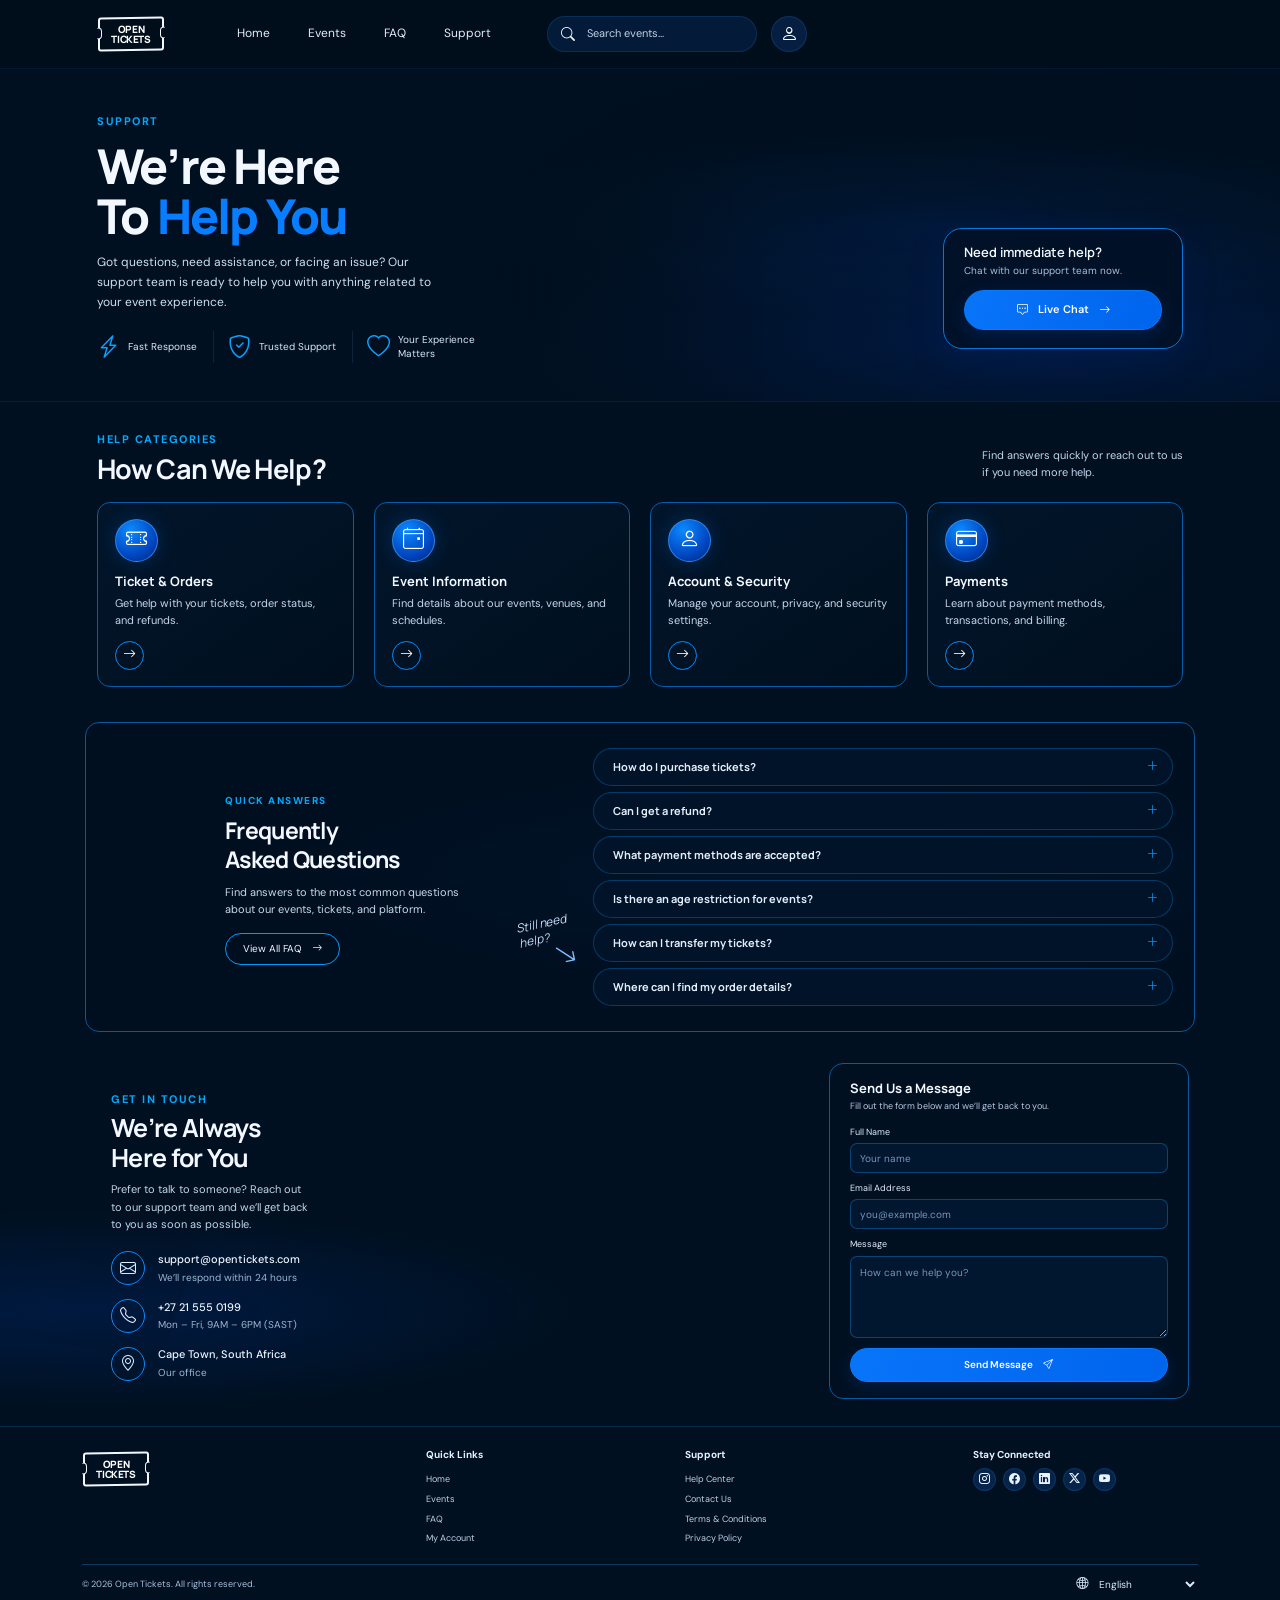
<file: support.html>
<!DOCTYPE html>
<html lang="en">
<head>
  <meta charset="UTF-8">
  <meta name="viewport" content="width=device-width, initial-scale=1.0">
  <meta name="description" content="Get help with Open Tickets orders, events, accounts, payments, and ticket support.">
  <title>Support Center | Open Tickets</title>

  <link rel="preconnect" href="https://fonts.googleapis.com">
  <link rel="preconnect" href="https://fonts.gstatic.com" crossorigin>
  <link href="https://fonts.googleapis.com/css2?family=DM+Sans:wght@400;500;600;700&family=Manrope:wght@400;500;600;700;800&display=swap" rel="stylesheet">

  <link href="https://cdn.jsdelivr.net/npm/bootstrap@5.3.3/dist/css/bootstrap.min.css" rel="stylesheet">
  <link href="https://cdn.jsdelivr.net/npm/bootstrap-icons@1.11.3/font/bootstrap-icons.min.css" rel="stylesheet">

  <link rel="stylesheet" href="css/support.css">
  <script src="javascript/support.js" defer></script>
</head>

<body>
  <!-- === Header === -->
  <header class="support-header">
    <nav class="navbar navbar-expand-lg support-navbar" aria-label="Main navigation">
      <div class="container">

        <a class="navbar-brand support-brand" href="index.html" aria-label="Open Tickets home">
          <span class="brand-ticket">
            <span>OPEN</span>
            <span>TICKETS</span>
          </span>
        </a>

        <button
          class="navbar-toggler support-nav-toggle"
          type="button"
          data-bs-toggle="collapse"
          data-bs-target="#supportNavigation"
          aria-controls="supportNavigation"
          aria-expanded="false"
          aria-label="Toggle navigation">
          <span class="navbar-toggler-icon"></span>
        </button>

        <div class="collapse navbar-collapse" id="supportNavigation">
          <ul class="navbar-nav mx-lg-5 me-auto mb-3 mb-lg-0">
            <li class="nav-item">
              <a class="nav-link" href="index.html">Home</a>
            </li>
            <li class="nav-item">
              <a class="nav-link" href="event-detail.html">Events</a>
            </li>
            <li class="nav-item">
              <a class="nav-link" href="faq.html">FAQ</a>
            </li>
            <li class="nav-item">
              <a class="nav-link" href="support.html">Support</a>
            </li>
          </ul>

          <form class="header-search" id="headerSearchForm" role="search">
            <i class="bi bi-search" aria-hidden="true"></i>
            <input
              type="search"
              id="headerSearch"
              name="search"
              placeholder="Search events..."
              aria-label="Search events">
          </form>

          <a class="account-link" href="account.html" aria-label="My account">
            <i class="bi bi-person" aria-hidden="true"></i>
          </a>
        </div>

      </div>
    </nav>
  </header>

  <main>
    <!-- === Hero === -->
    <section class="support-hero" aria-labelledby="supportHeroTitle">
      <div class="support-hero-image" aria-hidden="true"></div>
      <div class="support-hero-overlay" aria-hidden="true"></div>

      <div class="container support-hero-content">
        <div class="support-hero-copy">
          <span class="eyebrow">SUPPORT</span>

          <h1 id="supportHeroTitle">
            We’re Here<br>
            To <span>Help You</span>
          </h1>

          <p>
            Got questions, need assistance, or facing an issue?
            Our support team is ready to help you with anything
            related to your event experience.
          </p>

          <div class="support-benefits">
            <div class="support-benefit">
              <i class="bi bi-lightning-charge" aria-hidden="true"></i>
              <span>Fast Response</span>
            </div>

            <div class="support-benefit">
              <i class="bi bi-shield-check" aria-hidden="true"></i>
              <span>Trusted Support</span>
            </div>

            <div class="support-benefit">
              <i class="bi bi-heart" aria-hidden="true"></i>
              <span>Your Experience<br>Matters</span>
            </div>
          </div>
        </div>

        <div class="live-chat-card">
          <h2>Need immediate help?</h2>
          <p>Chat with our support team now.</p>

          <a class="primary-button" href="contact.html">
            <i class="bi bi-chat-square-dots" aria-hidden="true"></i>
            Live Chat
            <i class="bi bi-arrow-right" aria-hidden="true"></i>
          </a>
        </div>
      </div>
    </section>

    <!-- === Help Categories === -->
    <section
      class="help-categories section-shell"
      aria-labelledby="helpCategoriesTitle">

      <div class="container">
        <div class="section-heading">
          <div>
            <span class="eyebrow">HELP CATEGORIES</span>
            <h2 id="helpCategoriesTitle">How Can We Help?</h2>
          </div>

          <p>
            Find answers quickly or reach out to us
            <br class="d-none d-md-block">
            if you need more help.
          </p>
        </div>

        <div class="category-grid">
          <a
            class="category-card"
            href="faq.html#tickets"
            data-help-category="tickets">

            <span class="category-icon">
              <i class="bi bi-ticket-perforated" aria-hidden="true"></i>
            </span>

            <h3>Ticket &amp; Orders</h3>
            <p>Get help with your tickets, order status, and refunds.</p>

            <span class="category-arrow" aria-hidden="true">
              <i class="bi bi-arrow-right"></i>
            </span>
          </a>

          <a
            class="category-card"
            href="event-detail.html"
            data-help-category="events">

            <span class="category-icon">
              <i class="bi bi-calendar4-event" aria-hidden="true"></i>
            </span>

            <h3>Event Information</h3>
            <p>Find details about our events, venues, and schedules.</p>

            <span class="category-arrow" aria-hidden="true">
              <i class="bi bi-arrow-right"></i>
            </span>
          </a>

          <a
            class="category-card"
            href="account.html"
            data-help-category="account">

            <span class="category-icon">
              <i class="bi bi-person" aria-hidden="true"></i>
            </span>

            <h3>Account &amp; Security</h3>
            <p>Manage your account, privacy, and security settings.</p>

            <span class="category-arrow" aria-hidden="true">
              <i class="bi bi-arrow-right"></i>
            </span>
          </a>

          <a
            class="category-card"
            href="faq.html#payments"
            data-help-category="payments">

            <span class="category-icon">
              <i class="bi bi-credit-card" aria-hidden="true"></i>
            </span>

            <h3>Payments</h3>
            <p>Learn about payment methods, transactions, and billing.</p>

            <span class="category-arrow" aria-hidden="true">
              <i class="bi bi-arrow-right"></i>
            </span>
          </a>
        </div>
      </div>
    </section>

    <!-- === Quick Answers === -->
    <section
      class="quick-answers container"
      aria-labelledby="quickAnswersTitle">

      <div class="quick-answers-art" aria-hidden="true"></div>

      <div class="quick-answers-intro">
        <span class="eyebrow">QUICK ANSWERS</span>

        <h2 id="quickAnswersTitle">
          Frequently<br>
          Asked Questions
        </h2>

        <p>
          Find answers to the most common questions about our events,
          tickets, and platform.
        </p>

        <a class="outline-button" href="faq.html">
          View All FAQ
          <i class="bi bi-arrow-right" aria-hidden="true"></i>
        </a>

        <span class="handwritten-note" aria-hidden="true">
          Still need<br>
          help?
          <i class="bi bi-arrow-down-right"></i>
        </span>
      </div>

      <div class="quick-faq-list" id="quickFaqList">

        <article class="quick-faq-item">
          <h3>
            <button
              class="quick-faq-question"
              type="button"
              id="quickQuestion1"
              aria-expanded="false"
              aria-controls="quickAnswer1">

              <span>How do I purchase tickets?</span>
              <i class="bi bi-plus-lg" aria-hidden="true"></i>
            </button>
          </h3>

          <div
            class="quick-faq-answer"
            id="quickAnswer1"
            role="region"
            aria-labelledby="quickQuestion1"
            hidden>

            <p>
              Choose an event, select your ticket type and quantity,
              then follow the checkout steps to complete your order.
            </p>
          </div>
        </article>

        <article class="quick-faq-item">
          <h3>
            <button
              class="quick-faq-question"
              type="button"
              id="quickQuestion2"
              aria-expanded="false"
              aria-controls="quickAnswer2">

              <span>Can I get a refund?</span>
              <i class="bi bi-plus-lg" aria-hidden="true"></i>
            </button>
          </h3>

          <div
            class="quick-faq-answer"
            id="quickAnswer2"
            role="region"
            aria-labelledby="quickQuestion2"
            hidden>

            <p>
              Refund eligibility depends on the event’s terms and
              the organizer’s policy. Review your order details
              or contact support for help.
            </p>
          </div>
        </article>

        <article class="quick-faq-item">
          <h3>
            <button
              class="quick-faq-question"
              type="button"
              id="quickQuestion3"
              aria-expanded="false"
              aria-controls="quickAnswer3">

              <span>What payment methods are accepted?</span>
              <i class="bi bi-plus-lg" aria-hidden="true"></i>
            </button>
          </h3>

          <div
            class="quick-faq-answer"
            id="quickAnswer3"
            role="region"
            aria-labelledby="quickQuestion3"
            hidden>

            <p>
              Available payment methods will be shown during checkout
              before you confirm your order.
            </p>
          </div>
        </article>

        <article class="quick-faq-item">
          <h3>
            <button
              class="quick-faq-question"
              type="button"
              id="quickQuestion4"
              aria-expanded="false"
              aria-controls="quickAnswer4">

              <span>Is there an age restriction for events?</span>
              <i class="bi bi-plus-lg" aria-hidden="true"></i>
            </button>
          </h3>

          <div
            class="quick-faq-answer"
            id="quickAnswer4"
            role="region"
            aria-labelledby="quickQuestion4"
            hidden>

            <p>
              Age restrictions vary by event. Check the event details
              and any entry requirements before buying tickets.
            </p>
          </div>
        </article>

        <article class="quick-faq-item">
          <h3>
            <button
              class="quick-faq-question"
              type="button"
              id="quickQuestion5"
              aria-expanded="false"
              aria-controls="quickAnswer5">

              <span>How can I transfer my tickets?</span>
              <i class="bi bi-plus-lg" aria-hidden="true"></i>
            </button>
          </h3>

          <div
            class="quick-faq-answer"
            id="quickAnswer5"
            role="region"
            aria-labelledby="quickQuestion5"
            hidden>

            <p>
              Ticket transfer rules depend on the event. Review the
              ticket conditions or contact the support team for guidance.
            </p>
          </div>
        </article>

        <article class="quick-faq-item">
          <h3>
            <button
              class="quick-faq-question"
              type="button"
              id="quickQuestion6"
              aria-expanded="false"
              aria-controls="quickAnswer6">

              <span>Where can I find my order details?</span>
              <i class="bi bi-plus-lg" aria-hidden="true"></i>
            </button>
          </h3>

          <div
            class="quick-faq-answer"
            id="quickAnswer6"
            role="region"
            aria-labelledby="quickQuestion6"
            hidden>

            <p>
              Sign in to your account and check your bookings,
              or review the confirmation message sent after your purchase.
            </p>
          </div>
        </article>

      </div>
    </section>

    <!-- === Contact === -->
    <section
      class="contact-section"
      aria-labelledby="contactSectionTitle">

      <div class="contact-decoration" aria-hidden="true"></div>

      <div class="container contact-layout">
        <div class="contact-copy">
          <span class="eyebrow">GET IN TOUCH</span>

          <h2 id="contactSectionTitle">
            We’re Always<br>
            Here for You
          </h2>

          <p>
            Prefer to talk to someone? Reach out to our support team
            and we’ll get back to you as soon as possible.
          </p>

          <div class="contact-methods">
            <a
              class="contact-method"
              href="mailto:support@opentickets.com">

              <span class="contact-method-icon">
                <i class="bi bi-envelope" aria-hidden="true"></i>
              </span>

              <span>
                <strong>support@opentickets.com</strong>
                <small>We’ll respond within 24 hours</small>
              </span>
            </a>

            <a
              class="contact-method"
              href="tel:+27215550199">

              <span class="contact-method-icon">
                <i class="bi bi-telephone" aria-hidden="true"></i>
              </span>

              <span>
                <strong>+27 21 555 0199</strong>
                <small>Mon – Fri, 9AM – 6PM (SAST)</small>
              </span>
            </a>

            <div class="contact-method">
              <span class="contact-method-icon">
                <i class="bi bi-geo-alt" aria-hidden="true"></i>
              </span>

              <span>
                <strong>Cape Town, South Africa</strong>
                <small>Our office</small>
              </span>
            </div>
          </div>
        </div>

        <form
          class="contact-form"
          id="supportContactForm"
          action="#"
          method="post">

          <h3>Send Us a Message</h3>
          <p>Fill out the form below and we’ll get back to you.</p>

          <div class="form-field">
            <label for="supportFullName">Full Name</label>
            <input
              type="text"
              id="supportFullName"
              name="fullName"
              placeholder="Your name"
              autocomplete="name"
              required>
          </div>

          <div class="form-field">
            <label for="supportEmail">Email Address</label>
            <input
              type="email"
              id="supportEmail"
              name="email"
              placeholder="you@example.com"
              autocomplete="email"
              required>
          </div>

          <div class="form-field">
            <label for="supportMessage">Message</label>
            <textarea
              id="supportMessage"
              name="message"
              rows="4"
              placeholder="How can we help you?"
              required></textarea>
          </div>

          <button class="primary-button submit-button" type="submit">
            Send Message
            <i class="bi bi-send" aria-hidden="true"></i>
          </button>

          <p
            class="form-status"
            id="supportFormStatus"
            role="status"
            aria-live="polite"
            hidden></p>
        </form>
      </div>
    </section>
  </main>

  <!-- === Footer === -->
  <footer class="support-footer">
    <div class="container">

      <div class="footer-main">
        <div class="footer-brand-column">
          <a
            class="support-brand footer-brand"
            href="index.html"
            aria-label="Open Tickets home">

            <span class="brand-ticket">
              <span>OPEN</span>
              <span>TICKETS</span>
            </span>
          </a>
        </div>

        <div>
          <h2 class="footer-heading">Quick Links</h2>
          <ul class="footer-links">
            <li><a href="index.html">Home</a></li>
            <li><a href="event-detail.html">Events</a></li>
            <li><a href="faq.html">FAQ</a></li>
            <li><a href="account.html">My Account</a></li>
          </ul>
        </div>

        <div>
          <h2 class="footer-heading">Support</h2>
          <ul class="footer-links">
            <li><a href="faq.html">Help Center</a></li>
            <li><a href="contact.html">Contact Us</a></li>
            <li><a href="terms.html">Terms &amp; Conditions</a></li>
            <li><a href="privacy.html">Privacy Policy</a></li>
          </ul>
        </div>

        <div>
          <h2 class="footer-heading">Stay Connected</h2>
          <div class="footer-socials">
            <a href="#" aria-label="Instagram">
              <i class="bi bi-instagram"></i>
            </a>
            <a href="#" aria-label="Facebook">
              <i class="bi bi-facebook"></i>
            </a>
            <a href="#" aria-label="LinkedIn">
              <i class="bi bi-linkedin"></i>
            </a>
            <a href="#" aria-label="X">
              <i class="bi bi-twitter-x"></i>
            </a>
            <a href="#" aria-label="YouTube">
              <i class="bi bi-youtube"></i>
            </a>
          </div>
        </div>
      </div>

      <div class="footer-bottom">
        <p>
          © <span id="currentYear">2026</span>
          Open Tickets. All rights reserved.
        </p>

        <label class="language-select" for="languageSelect">
          <i class="bi bi-globe2" aria-hidden="true"></i>

          <select id="languageSelect" aria-label="Select language">
            <option value="en" selected>English</option>
            <option value="id">Bahasa Indonesia</option>
          </select>
        </label>
      </div>

    </div>
  </footer>

  <script src="https://cdn.jsdelivr.net/npm/bootstrap@5.3.3/dist/js/bootstrap.bundle.min.js"></script>
</body>
</html>
</file>
<file: css/style.css>
/* === Base === */
* {
  box-sizing: border-box;
}

html {
  scroll-behavior: smooth;
}

body {
  margin: 0;
  color: #0a1a35;
  background: #f7f9fd;
  font-family: "DM Sans", sans-serif;
  -webkit-font-smoothing: antialiased;
}

a {
  color: inherit;
  text-decoration: none;
}

button,
input,
select {
  font: inherit;
}

button,
a,
select {
  -webkit-tap-highlight-color: transparent;
}

.container {
  max-width: 1320px;
}

::selection {
  color: #fff;
  background: #2864ff;
}

[hidden] {
  display: none !important;
}

/* === Navigation === */
.site-header {
  position: relative;
  color: #fff;
  background: #061326;
}

.site-nav {
  position: absolute;
  z-index: 20;
  inset: 0 0 auto;
  padding: 20px 0;
  transition: background 0.3s ease, padding 0.3s ease;
}

.nav-container {
  display: flex;
  align-items: center;
  gap: 36px;
}

.brand-mark {
  display: flex;
  flex: 0 0 auto;
  flex-direction: column;
  align-items: center;
  justify-content: center;
  width: 68px;
  height: 43px;
  color: #fff;
  border: 1px solid rgba(255, 255, 255, 0.85);
  border-radius: 3px;
  font-family: "Manrope", sans-serif;
  line-height: 0.95;
  transform: skew(-2deg);
}

.brand-open {
  font-size: 17px;
  font-weight: 600;
  letter-spacing: -1px;
}

.brand-tickets {
  margin-top: 3px;
  font-size: 9px;
  font-weight: 700;
  letter-spacing: 2px;
}

#mainNav {
  gap: 28px;
}

.main-links {
  gap: 25px;
  margin-left: 30px;
}

.main-links .nav-link {
  position: relative;
  padding: 10px 0;
  color: rgba(255, 255, 255, 0.75);
  font-size: 13px;
  transition: color 0.2s ease;
}

.main-links .nav-link:hover,
.main-links .nav-link.active {
  color: #55b5ff;
}

.main-links .nav-link.active::after {
  position: absolute;
  bottom: 1px;
  left: 0;
  width: 25px;
  height: 2px;
  border-radius: 4px;
  background: #2864ff;
  content: "";
}

.nav-search {
  display: flex;
  align-items: center;
  gap: 10px;
  width: min(245px, 25vw);
  margin-left: auto;
  padding: 7px 0;
  border-bottom: 1px solid rgba(255, 255, 255, 0.2);
}

.search-icon {
  font-size: 25px;
  line-height: 1;
}

.nav-search input {
  width: 100%;
  min-width: 0;
  color: #fff;
  border: 0;
  outline: 0;
  background: transparent;
  font-size: 12px;
}

.nav-search input::placeholder {
  color: rgba(255, 255, 255, 0.65);
}

.nav-search button {
  padding: 0 3px;
  color: #fff;
  border: 0;
  background: transparent;
  font-size: 20px;
  cursor: pointer;
}

.account-button {
  display: grid;
  flex: 0 0 auto;
  place-items: center;
  width: 37px;
  height: 37px;
  border: 1px solid rgba(255, 255, 255, 0.2);
  border-radius: 50%;
  transition: background 0.2s ease, border-color 0.2s ease;
}

.account-button:hover {
  border-color: #2864ff;
  background: #2864ff;
}

.account-button svg {
  width: 19px;
  fill: none;
  stroke: currentColor;
  stroke-width: 1.5;
}

.nav-toggle {
  padding: 8px;
  border: 1px solid rgba(255, 255, 255, 0.35);
}

.nav-toggle span {
  display: block;
  width: 21px;
  height: 2px;
  margin: 4px 0;
  background: #fff;
}

/* === Hero === */
.hero-section {
  position: relative;
  isolation: isolate;
  display: flex;
  align-items: center;
  min-height: 560px;
  overflow: hidden;
  padding: 120px 0 38px;
  background: #061326;
}

.hero-image {
  position: absolute;
  z-index: -3;
  inset: 0;
  background-image: url("https://images.unsplash.com/photo-1506157786151-b8491531f063?auto=format&fit=crop&w=2200&q=88");
  background-position: center 44%;
  background-size: cover;
  opacity: 0.75;
}

.hero-shade {
  position: absolute;
  z-index: -2;
  inset: 0;
  background:
    linear-gradient(
      90deg,
      rgba(3, 13, 28, 0.98) 0%,
      rgba(3, 15, 32, 0.86) 32%,
      rgba(3, 15, 32, 0.25) 72%,
      rgba(3, 15, 32, 0.55) 100%
    ),
    linear-gradient(
      0deg,
      #061326 0%,
      transparent 38%
    );
}

.hero-content {
  position: relative;
}

.hero-copy {
  max-width: 570px;
  padding-bottom: 95px;
}

.eyebrow {
  margin: 0 0 10px;
  color: #687b9e;
  font-size: 10px;
  font-weight: 700;
  letter-spacing: 2px;
}

.hero-eyebrow {
  color: rgba(255, 255, 255, 0.85);
  font-size: 12px;
  letter-spacing: 2.8px;
}

.hero-copy h1 {
  margin: 0;
  color: #fff;
  font-family: "Manrope", sans-serif;
  font-size: clamp(42px, 5.2vw, 68px);
  font-weight: 800;
  letter-spacing: -3.5px;
  line-height: 1.04;
}

.hero-copy h1 span {
  color: #42b7ff;
}

.hero-description {
  max-width: 480px;
  margin: 21px 0 25px;
  color: rgba(255, 255, 255, 0.78);
  font-size: 13px;
  line-height: 1.8;
}

.watch-link {
  display: inline-flex;
  align-items: center;
  gap: 12px;
  color: #fff;
  font-size: 12px;
  font-weight: 600;
}

.watch-link:hover {
  color: #72caff;
}

.play-icon {
  display: grid;
  place-items: center;
  width: 38px;
  height: 38px;
  padding-left: 2px;
  border: 1px solid #3980ff;
  border-radius: 50%;
  color: #fff;
  font-size: 10px;
  transition: background 0.2s ease;
}

.watch-link:hover .play-icon {
  background: #2864ff;
}

.hero-note {
  position: absolute;
  top: 72px;
  right: 7%;
  display: flex;
  flex-direction: column;
  color: #fff;
  font-family: "Manrope", sans-serif;
  font-size: 17px;
  font-style: italic;
  line-height: 1.1;
  transform: rotate(-7deg);
}

.hero-note svg {
  width: 75px;
  margin-top: 8px;
  fill: none;
  stroke: #fff;
  stroke-width: 1.5;
}

/* === Search === */
.event-search {
  position: relative;
  z-index: 3;
  display: grid;
  grid-template-columns: minmax(280px, 1fr) 190px 190px;
  gap: 12px;
  width: 100%;
  padding: 12px;
  border: 1px solid rgba(255, 255, 255, 0.12);
  border-radius: 18px;
  background: rgba(4, 17, 36, 0.76);
  box-shadow: 0 18px 50px rgba(0, 0, 0, 0.2);
  backdrop-filter: blur(18px);
}

.event-search-main {
  display: flex;
  align-items: center;
  gap: 12px;
  min-width: 0;
  padding: 5px 7px 5px 18px;
  border-radius: 100px;
  color: #0a1a35;
  background: #fff;
}

.event-search-main .search-icon {
  color: #38527c;
  font-size: 27px;
}

.event-search-main input {
  flex: 1;
  width: 100%;
  min-width: 0;
  padding: 0;
  border: 0;
  outline: 0;
  color: #0a1a35;
  background: transparent;
  font-size: 12px;
}

.event-search-main input::placeholder {
  color: #7b879e;
}

.search-submit {
  display: grid;
  flex: 0 0 auto;
  place-items: center;
  width: 43px;
  height: 43px;
  border: 0;
  border-radius: 50%;
  color: #fff;
  background: #2864ff;
  cursor: pointer;
  transition: background 0.2s ease, transform 0.2s ease;
}

.search-submit:hover {
  background: #174ee6;
  transform: scale(1.04);
}

.search-submit svg {
  width: 19px;
  fill: none;
  stroke: currentColor;
  stroke-width: 1.8;
}

.event-search select {
  width: 100%;
  min-width: 0;
  padding: 0 35px 0 17px;
  border: 1px solid rgba(255, 255, 255, 0.1);
  border-radius: 100px;
  outline: 0;
  color: #fff;
  background-color: #0b1b32;
  font-size: 12px;
  cursor: pointer;
}

.event-search select:focus {
  border-color: #4d83ff;
  box-shadow: 0 0 0 3px rgba(40, 100, 255, 0.15);
}

.event-search select option {
  color: #0a1a35;
  background: #fff;
}

/* === Featured Events === */
.section-shell {
  padding: 42px 0 30px;
}

.featured-section {
  background: #f7f9fd;
}

.section-heading {
  display: flex;
  align-items: end;
  justify-content: space-between;
  gap: 20px;
  margin-bottom: 27px;
}

.section-heading .eyebrow {
  margin-bottom: 7px;
}

.section-heading h2,
.benefits-intro h2,
.cta-content h2 {
  margin: 0;
  font-family: "Manrope", sans-serif;
  font-size: clamp(25px, 2.5vw, 33px);
  font-weight: 800;
  letter-spacing: -1.3px;
}

.heading-period {
  color: #2864ff;
}

.section-intro {
  margin: 9px 0 0;
  color: #66738c;
  font-size: 13px;
}

.text-link {
  display: inline-flex;
  align-items: center;
  gap: 9px;
  padding-bottom: 5px;
  color: #2864ff;
  font-size: 12px;
  font-weight: 700;
  white-space: nowrap;
}

.text-link span {
  transition: transform 0.2s ease;
}

.text-link:hover span {
  transform: translateX(4px);
}

.event-grid {
  display: grid;
  grid-template-columns: repeat(4, minmax(0, 1fr));
  gap: 18px;
}

.event-card {
  min-width: 0;
}

.event-card-image {
  position: relative;
  isolation: isolate;
  display: flex;
  align-items: end;
  min-height: 285px;
  overflow: hidden;
  padding: 17px;
  border-radius: 11px;
  background-color: #152744;
  background-position: center;
  background-size: cover;
  box-shadow: 0 8px 20px rgba(10, 26, 53, 0.08);
  transition: transform 0.3s ease, box-shadow 0.3s ease;
}

.event-card:hover .event-card-image {
  transform: translateY(-5px);
  box-shadow: 0 17px 32px rgba(10, 26, 53, 0.18);
}

.event-card-image::before {
  position: absolute;
  z-index: -1;
  inset: 0;
  background: linear-gradient(
    180deg,
    rgba(2, 11, 23, 0.02) 10%,
    rgba(2, 11, 23, 0.15) 40%,
    rgba(2, 11, 23, 0.95) 100%
  );
  content: "";
}

.image-weeknd {
  background-image: url("https://images.unsplash.com/photo-1459749411175-04bf5292ceea?auto=format&fit=crop&w=900&q=85");
}

.image-sunset {
  background-image: url("https://images.unsplash.com/photo-1470229722913-7c0e2dbbafd3?auto=format&fit=crop&w=900&q=85");
}

.image-aka {
  background-image: url("https://images.unsplash.com/photo-1501386761578-eac5c94b800a?auto=format&fit=crop&w=900&q=85");
}

.image-football {
  background-image: url("https://images.unsplash.com/photo-1522778119026-d647f0596c20?auto=format&fit=crop&w=900&q=85");
}

.event-tag {
  position: absolute;
  top: 16px;
  left: 16px;
  padding: 6px 10px;
  border-radius: 50px;
  color: #fff;
  font-size: 10px;
  font-weight: 700;
}

.tag-blue {
  background: #3267ff;
}

.tag-purple {
  background: #9257e8;
}

.tag-cyan {
  background: #159bc8;
}

.tag-green {
  background: #169e78;
}

.event-date {
  position: absolute;
  top: 15px;
  right: 15px;
  display: flex;
  flex-direction: column;
  align-items: center;
  justify-content: center;
  width: 43px;
  height: 50px;
  border: 1px solid rgba(255, 255, 255, 0.2);
  border-radius: 8px;
  color: #fff;
  background: rgba(5, 15, 30, 0.75);
  line-height: 1.1;
  backdrop-filter: blur(8px);
}

.event-date strong {
  font-size: 17px;
}

.event-date span {
  margin-top: 3px;
  font-size: 9px;
  letter-spacing: 0.8px;
}

.event-card-overlay {
  width: 100%;
  color: #fff;
}

.event-card-overlay h3 {
  min-height: 38px;
  margin: 0 0 8px;
  font-family: "Manrope", sans-serif;
  font-size: 14px;
  font-weight: 800;
  line-height: 1.4;
}

.event-card-overlay p {
  margin: 0 0 12px;
  color: rgba(255, 255, 255, 0.72);
  font-size: 11px;
}

.event-card-bottom {
  display: flex;
  align-items: center;
  justify-content: space-between;
  gap: 8px;
  font-size: 11px;
  font-weight: 700;
}

.event-card-bottom a {
  display: grid;
  flex: 0 0 auto;
  place-items: center;
  width: 31px;
  height: 31px;
  border: 1px solid rgba(255, 255, 255, 0.3);
  border-radius: 50%;
  font-size: 17px;
  transition: background 0.2s ease, border-color 0.2s ease;
}

.event-card-bottom a:hover {
  border-color: #2864ff;
  background: #2864ff;
}

.event-controls {
  position: relative;
  display: flex;
  align-items: center;
  justify-content: center;
  min-height: 65px;
}

.slider-dots {
  display: flex;
  align-items: center;
  gap: 8px;
}

.slider-dot {
  width: 13px;
  height: 6px;
  padding: 0;
  border: 0;
  border-radius: 10px;
  background: #d6dce8;
  cursor: pointer;
  transition: width 0.2s ease, background 0.2s ease;
}

.slider-dot.active {
  width: 27px;
  background: #2864ff;
}

.slider-arrows {
  position: absolute;
  right: 0;
  display: flex;
  gap: 9px;
}

.slider-arrow {
  display: grid;
  place-items: center;
  width: 39px;
  height: 39px;
  border: 1px solid #cad3e5;
  border-radius: 50%;
  color: #64748b;
  background: transparent;
  font-size: 19px;
  cursor: pointer;
  transition: color 0.2s ease, background 0.2s ease;
}

.slider-arrow.next {
  border-color: #a7bcff;
  color: #2864ff;
}

.slider-arrow:hover {
  color: #fff;
  background: #2864ff;
}

.search-empty {
  padding: 24px 0;
  color: #66738c;
  font-size: 13px;
  text-align: center;
}

/* === Benefits === */
.benefits-section {
  position: relative;
  overflow: hidden;
  padding: 45px 0;
  border-radius: 0 85px 0 0;
  background: linear-gradient(110deg, #edf3fc, #f8faff 55%, #eaf1ff);
}

.benefits-section::before {
  position: absolute;
  top: -70px;
  left: -70px;
  width: 180px;
  height: 220px;
  border-radius: 50%;
  background: rgba(255, 255, 255, 0.45);
  content: "";
}

.benefits-inner {
  position: relative;
  display: grid;
  grid-template-columns: 1.5fr repeat(3, 1fr);
  align-items: center;
  gap: 28px;
}

.benefits-intro h2 {
  font-size: clamp(23px, 2.3vw, 30px);
}

.benefits-intro > p:last-child {
  max-width: 310px;
  margin: 12px 0 0;
  color: #596983;
  font-size: 13px;
  line-height: 1.7;
}

.benefit-item {
  min-height: 125px;
  padding-left: 24px;
  border-left: 1px solid #dce4f2;
}

.benefit-icon {
  display: grid;
  place-items: center;
  width: 47px;
  height: 47px;
  margin-bottom: 14px;
  border-radius: 15px 15px 15px 5px;
  color: #2864ff;
  background: #dfe9ff;
  font-size: 25px;
  font-weight: 600;
}

.benefit-item h3 {
  margin: 0 0 7px;
  font-family: "Manrope", sans-serif;
  font-size: 14px;
  font-weight: 800;
}

.benefit-item p {
  max-width: 180px;
  margin: 0;
  color: #66738c;
  font-size: 12px;
  line-height: 1.6;
}

/* === Categories === */
.categories-section {
  padding-top: 43px;
  padding-bottom: 32px;
}

.category-grid {
  display: grid;
  grid-template-columns: repeat(6, minmax(0, 1fr));
  gap: 15px;
}

.category-card {
  position: relative;
  isolation: isolate;
  display: flex;
  align-items: end;
  min-height: 165px;
  overflow: hidden;
  padding: 16px;
  border-radius: 25px 25px 25px 6px;
  color: #fff;
  background-color: #172a49;
  background-position: center;
  background-size: cover;
  transition: transform 0.3s ease, border-radius 0.3s ease;
}

.category-card:nth-child(even) {
  border-radius: 38px 38px 8px 38px;
  transform: translateY(7px);
}

.category-card:hover {
  border-radius: 20px;
  transform: translateY(-5px);
}

.category-card::before {
  position: absolute;
  z-index: -1;
  inset: 0;
  background: linear-gradient(
    180deg,
    rgba(4, 13, 27, 0.02) 5%,
    rgba(4, 13, 27, 0.15) 35%,
    rgba(4, 13, 27, 0.9) 100%
  );
  content: "";
}

.category-music {
  background-image: url("https://images.unsplash.com/photo-1501386761578-eac5c94b800a?auto=format&fit=crop&w=600&q=80");
}

.category-sports {
  background-image: url("https://images.unsplash.com/photo-1522778119026-d647f0596c20?auto=format&fit=crop&w=600&q=80");
}

.category-festival {
  background-image: url("https://images.unsplash.com/photo-1459749411175-04bf5292ceea?auto=format&fit=crop&w=600&q=80");
}

.category-arts {
  background-image: url("https://images.unsplash.com/photo-1577083552431-6e5fd01aa342?auto=format&fit=crop&w=600&q=80");
}

.category-business {
  background-image: url("https://images.unsplash.com/photo-1475721027785-f74eccf877e2?auto=format&fit=crop&w=600&q=80");
}

.category-family {
  background-image: url("https://images.unsplash.com/photo-1472162314594-eca3c3d90e7e?auto=format&fit=crop&w=600&q=80");
}

.category-card-content {
  display: flex;
  flex-direction: column;
  gap: 5px;
}

.category-card-content strong {
  font-family: "Manrope", sans-serif;
  font-size: 13px;
  font-weight: 800;
}

.category-card-content small {
  color: rgba(255, 255, 255, 0.8);
  font-size: 10px;
}

.category-arrow {
  position: absolute;
  right: 12px;
  bottom: 13px;
  display: grid;
  place-items: center;
  width: 27px;
  height: 27px;
  border-radius: 50%;
  color: #fff;
  background: #2864ff;
  font-size: 14px;
  transition: transform 0.2s ease;
}

.category-card:hover .category-arrow {
  transform: rotate(45deg);
}

/* === Partners === */
.trusted-section {
  padding: 25px 0 35px;
  text-align: center;
}

.trusted-section .eyebrow {
  margin-bottom: 22px;
}

.trusted-logos {
  display: flex;
  align-items: center;
  justify-content: center;
  flex-wrap: wrap;
  gap: clamp(25px, 5vw, 70px);
  color: #8997ae;
}

.partner-logo {
  font-family: "Manrope", sans-serif;
  font-size: 17px;
  font-weight: 800;
  letter-spacing: -0.5px;
  opacity: 0.85;
}

.partner-heineken {
  font-family: Georgia, serif;
}

.partner-coke {
  font-family: cursive;
  font-size: 21px;
  font-style: italic;
}

.partner-bank,
.partner-ticket,
.partner-voda {
  font-size: 14px;
}

/* === Call To Action === */
.cta-section {
  position: relative;
  isolation: isolate;
  display: flex;
  align-items: center;
  justify-content: space-between;
  gap: 25px;
  min-height: 150px;
  margin-bottom: 28px;
  overflow: hidden;
  padding: 30px 40px;
  border-radius: 12px;
  color: #fff;
  background: #07182e;
}

.cta-section::before {
  position: absolute;
  z-index: -2;
  inset: 0;
  background-image: url("https://images.unsplash.com/photo-1506157786151-b8491531f063?auto=format&fit=crop&w=1800&q=80");
  background-position: center 60%;
  background-size: cover;
  opacity: 0.45;
  content: "";
}

.cta-section::after {
  position: absolute;
  z-index: -1;
  inset: 0;
  background: linear-gradient(
    90deg,
    rgba(4, 16, 32, 0.98),
    rgba(4, 16, 32, 0.6) 65%,
    rgba(4, 16, 32, 0.15)
  );
  content: "";
}

.cta-content .eyebrow {
  margin-bottom: 8px;
  color: #b9d4ff;
}

.cta-content h2 {
  font-size: 27px;
  letter-spacing: -0.8px;
}

.cta-content > p:last-child {
  margin: 9px 0 0;
  color: rgba(255, 255, 255, 0.75);
  font-size: 12px;
}

.cta-button {
  display: inline-flex;
  flex: 0 0 auto;
  align-items: center;
  gap: 14px;
  padding: 14px 21px;
  border-radius: 100px;
  color: #fff;
  background: #2864ff;
  box-shadow: 0 8px 22px rgba(40, 100, 255, 0.28);
  font-size: 12px;
  font-weight: 700;
  transition: background 0.2s ease, transform 0.2s ease;
}

.cta-button:hover {
  color: #fff;
  background: #174ee6;
  transform: translateY(-2px);
}

/* === Footer === */
.site-footer {
  padding: 27px 0 20px;
  color: #dce5f5;
  background: #061326;
}

.footer-main,
.footer-bottom {
  display: flex;
  align-items: center;
  justify-content: space-between;
  gap: 24px;
}

.footer-brand {
  width: 60px;
  height: 39px;
}

.footer-brand .brand-open {
  font-size: 15px;
}

.footer-brand .brand-tickets {
  font-size: 8px;
}

.footer-links,
.social-links,
.legal-links {
  display: flex;
  align-items: center;
  flex-wrap: wrap;
  gap: 24px;
}

.footer-links a,
.legal-links a,
.footer-bottom p {
  color: rgba(220, 229, 245, 0.68);
  font-size: 10px;
  transition: color 0.2s ease;
}

.footer-links a:hover,
.legal-links a:hover {
  color: #fff;
}

.social-links {
  gap: 16px;
}

.social-links a {
  display: grid;
  place-items: center;
  min-width: 18px;
  height: 25px;
  color: #dce5f5;
  font-size: 12px;
  font-weight: 700;
}

.footer-bottom {
  margin-top: 24px;
  padding-top: 17px;
  border-top: 1px solid rgba(255, 255, 255, 0.1);
}

.footer-bottom p {
  margin: 0;
}

.legal-links {
  gap: 20px;
}

.legal-links select {
  max-width: 150px;
  border: 0;
  outline: 0;
  color: rgba(220, 229, 245, 0.72);
  background: transparent;
  font-size: 10px;
}

.legal-links select option {
  color: #0a1a35;
}


/* === Open Tickets Logo === */
.site-nav .faq-brand {
  display: inline-flex;
  align-items: center;
  padding: 0;
  margin-right: 0;
  text-decoration: none;
}

.site-nav .brand-ticket {
  position: relative;
  display: flex;
  flex-direction: column;
  align-items: center;
  justify-content: center;
  width: 67px;
  height: 38px;
  color: #ffffff;
  font-family: "Manrope", sans-serif;
  font-size: 11px;
  font-weight: 800;
  line-height: 1.05;
  letter-spacing: -0.4px;
  border: 2px solid #ffffff;
  border-radius: 5px;
  clip-path: polygon(
    0 0,
    100% 0,
    100% 28%,
    94% 35%,
    100% 42%,
    100% 58%,
    94% 65%,
    100% 72%,
    100% 100%,
    0 100%,
    0 72%,
    6% 65%,
    0 58%,
    0 42%,
    6% 35%,
    0 28%
  );
}

.site-nav .brand-ticket span {
  display: block;
}

/* === Responsive === */
@media (max-width: 1199px) {
  .container {
    max-width: 100%;
    padding-right: 30px;
    padding-left: 30px;
  }

  .nav-container {
    gap: 22px;
  }

  .main-links {
    gap: 18px;
    margin-left: 10px;
  }

  #mainNav {
    gap: 18px;
  }

  .event-card-image {
    min-height: 255px;
    padding: 14px;
  }

  .category-grid {
    gap: 12px;
  }

  .category-card {
    min-height: 145px;
    padding: 13px;
  }
}

@media (max-width: 991px) {
  .site-nav {
    padding: 15px 0;
  }

  .nav-container {
    justify-content: space-between;
  }

  .navbar-collapse {
    margin-top: 15px;
    padding: 20px;
    border: 1px solid rgba(255, 255, 255, 0.1);
    border-radius: 15px;
    background: rgba(4, 15, 32, 0.97);
    backdrop-filter: blur(15px);
  }

  .main-links {
    gap: 8px;
    margin: 0 0 15px;
  }

  .main-links .nav-link {
    display: inline-block;
  }

  .nav-search {
    width: 100%;
    margin: 12px 0;
  }

  .account-button {
    margin-top: 10px;
  }

  .hero-section {
    min-height: 610px;
    padding-top: 125px;
  }

  .hero-copy {
    max-width: 490px;
    padding-bottom: 90px;
  }

  .event-search {
    grid-template-columns: minmax(0, 1fr) 1fr;
  }

  .event-search-main {
    grid-column: 1 / -1;
  }

  .event-search select {
    min-height: 48px;
  }

  .event-grid {
    grid-template-columns: repeat(2, minmax(0, 1fr));
  }

  .event-card-image {
    min-height: 310px;
  }

  .benefits-inner {
    grid-template-columns: repeat(3, minmax(0, 1fr));
    gap: 28px 18px;
  }

  .benefits-intro {
    grid-column: 1 / -1;
  }

  .benefits-intro > p:last-child {
    max-width: 500px;
  }

  .benefit-item {
    padding-left: 18px;
  }

  .category-grid {
    grid-template-columns: repeat(3, minmax(0, 1fr));
    row-gap: 17px;
  }

  .category-card,
  .category-card:nth-child(even) {
    min-height: 175px;
    transform: none;
  }

  .category-card:hover {
    transform: translateY(-4px);
  }
}

@media (max-width: 575px) {
  .container {
    padding-right: 20px;
    padding-left: 20px;
  }

  .brand-mark {
    width: 61px;
    height: 39px;
  }

  .hero-section {
    min-height: 670px;
    align-items: start;
    padding-top: 115px;
    padding-bottom: 25px;
  }

  .hero-image {
    background-position: 58% center;
  }

  .hero-shade {
    background:
      linear-gradient(
        90deg,
        rgba(3, 13, 28, 0.95),
        rgba(3, 15, 32, 0.55)
      ),
      linear-gradient(0deg, #061326 0%, transparent 60%);
  }

  .hero-copy {
    padding-bottom: 50px;
  }

  .hero-copy h1 {
    font-size: clamp(39px, 11vw, 53px);
    letter-spacing: -2.5px;
  }

  .hero-description {
    max-width: 340px;
    font-size: 12px;
  }

  .hero-note {
    top: 62px;
    right: 8%;
    font-size: 13px;
  }

  .hero-note svg {
    width: 53px;
  }

  .event-search {
    grid-template-columns: 1fr;
    gap: 9px;
    padding: 9px;
    border-radius: 15px;
  }

  .event-search-main {
    grid-column: auto;
    min-height: 55px;
    padding-left: 13px;
  }

  .event-search select {
    min-height: 47px;
  }

  .section-shell {
    padding: 33px 0 24px;
  }

  .section-heading {
    align-items: start;
    gap: 12px;
    margin-bottom: 20px;
  }

  .section-heading h2,
  .benefits-intro h2 {
    font-size: 25px;
  }

  .section-intro {
    max-width: 230px;
    font-size: 12px;
    line-height: 1.6;
  }

  .section-heading > .text-link {
    margin-top: 22px;
    font-size: 10px;
  }

  .event-grid {
    grid-template-columns: 1fr;
    gap: 15px;
  }

  .event-card-image {
    min-height: 315px;
  }

  .event-card-overlay h3 {
    font-size: 15px;
  }

  .event-controls {
    justify-content: flex-start;
  }

  .slider-arrows {
    right: 0;
  }

  .benefits-section {
    padding: 37px 0;
    border-radius: 0 45px 0 0;
  }

  .benefits-inner {
    grid-template-columns: 1fr;
    gap: 24px;
  }

  .benefits-intro {
    grid-column: auto;
  }

  .benefit-item {
    display: grid;
    grid-template-columns: 48px 1fr;
    column-gap: 14px;
    min-height: 0;
    padding: 0;
    border: 0;
  }

  .benefit-icon {
    grid-row: span 2;
    margin: 0;
  }

  .benefit-item h3 {
    align-self: end;
    margin-bottom: 4px;
  }

  .benefit-item p {
    max-width: none;
  }

  .category-grid {
    grid-template-columns: repeat(2, minmax(0, 1fr));
    gap: 12px;
  }

  .category-card,
  .category-card:nth-child(even) {
    min-height: 150px;
    padding: 13px;
  }

  .category-card-content strong {
    font-size: 12px;
  }

  .category-card-content small {
    max-width: 110px;
    font-size: 9px;
  }

  .category-arrow {
    right: 9px;
    bottom: 10px;
    width: 24px;
    height: 24px;
  }

  .trusted-logos {
    gap: 20px 25px;
  }

  .partner-logo {
    font-size: 14px;
  }

  .partner-coke {
    font-size: 18px;
  }

  .cta-section {
    align-items: start;
    flex-direction: column;
    gap: 20px;
    min-height: auto;
    margin-bottom: 0;
    padding: 28px 22px;
    border-radius: 0;
  }

  .cta-content h2 {
    font-size: 25px;
  }

  .cta-button {
    padding: 12px 18px;
  }

  .footer-main,
  .footer-bottom {
    align-items: flex-start;
    flex-direction: column;
    gap: 20px;
  }

  .footer-links {
    gap: 18px;
  }

  .social-links {
    gap: 16px;
  }

  .footer-bottom {
    margin-top: 20px;
  }

  .legal-links {
    gap: 13px;
  }
}

@media (prefers-reduced-motion: reduce) {
  html {
    scroll-behavior: auto;
  }

  *,
  *::before,
  *::after {
    transition-duration: 0.01ms !important;
    animation-duration: 0.01ms !important;
    animation-iteration-count: 1 !important;
  }
}
</file>
<file: css/faq.css>
/* === Base === */
* {
  box-sizing: border-box;
}

html {
  scroll-behavior: smooth;
  scroll-padding-top: 90px;
}

body {
  margin: 0;
  background: #f5f8fd;
  color: #10264c;
  font-family: "DM Sans", sans-serif;
  font-size: 15px;
  line-height: 1.7;
  overflow-x: hidden;
}

body,
button,
input,
select {
  font-family: "DM Sans", sans-serif;
}

a {
  color: inherit;
  text-decoration: none;
}

button,
input,
select {
  font: inherit;
}

button,
a,
input,
select {
  -webkit-tap-highlight-color: transparent;
}

button:focus-visible,
a:focus-visible,
input:focus-visible,
select:focus-visible {
  outline: 3px solid #55b8ff;
  outline-offset: 4px;
}

[hidden] {
  display: none !important;
}

::selection {
  color: #fff;
  background: #1478f8;
}

/* === Header === */
.faq-header {
  position: absolute;
  top: 0;
  left: 0;
  z-index: 20;
  width: 100%;
  color: #fff;
}

.faq-navbar {
  min-height: 82px;
  padding: 17px 0;
}

.faq-brand {
  display: inline-flex;
  align-items: center;
  flex-shrink: 0;
  color: #fff;
}

.brand-ticket {
  position: relative;
  display: flex;
  width: 68px;
  min-height: 35px;
  flex-direction: column;
  justify-content: center;
  align-items: center;
  border: 1.5px solid currentColor;
  border-radius: 4px;
  font-family: "Manrope", sans-serif;
  font-size: 11px;
  font-weight: 800;
  line-height: 1.05;
  letter-spacing: -0.5px;
}

.brand-ticket::before,
.brand-ticket::after {
  position: absolute;
  top: 11px;
  width: 5px;
  height: 9px;
  background: #06172d;
  border: 1px solid currentColor;
  content: "";
}

.brand-ticket::before {
  left: -2px;
  border-left: 0;
  border-radius: 0 5px 5px 0;
}

.brand-ticket::after {
  right: -2px;
  border-right: 0;
  border-radius: 5px 0 0 5px;
}

.faq-navbar .navbar-nav {
  gap: 12px;
}

.faq-navbar .nav-link {
  position: relative;
  padding: 10px 8px;
  color: #d0d9e9;
  font-size: 13px;
  transition: color 0.25s ease;
}

.faq-navbar .nav-link:hover,
.faq-navbar .nav-link.active {
  color: #3baaff;
}

.faq-navbar .nav-link.active::after {
  position: absolute;
  right: 8px;
  bottom: 3px;
  left: 8px;
  height: 2px;
  background: #2498ff;
  content: "";
}

.header-search {
  display: flex;
  width: 210px;
  align-items: center;
  gap: 10px;
  padding: 7px 0;
  border-bottom: 1px solid rgba(215, 231, 255, 0.24);
  color: #fff;
}

.header-search > i {
  font-size: 16px;
}

.header-search input {
  width: 100%;
  min-width: 0;
  padding: 0;
  border: 0;
  outline: 0;
  background: transparent;
  color: #fff;
  font-size: 12px;
}

.header-search input::placeholder {
  color: #c2ccdc;
}

.header-search input:focus-visible {
  outline: none;
}

.account-link {
  display: grid;
  width: 36px;
  height: 36px;
  flex-shrink: 0;
  place-items: center;
  margin-left: 24px;
  border: 1px solid rgba(255, 255, 255, 0.1);
  border-radius: 50%;
  background: rgba(111, 160, 220, 0.23);
  color: #fff;
  font-size: 18px;
  transition: background 0.25s ease, transform 0.25s ease;
}

.account-link:hover {
  transform: translateY(-2px);
  background: #1478f8;
  color: #fff;
}

.faq-nav-toggle {
  border-color: rgba(255, 255, 255, 0.3);
}

.faq-nav-toggle .navbar-toggler-icon {
  filter: invert(1);
}

/* === Hero === */
.faq-hero {
  position: relative;
  display: flex;
  min-height: 390px;
  align-items: center;
  overflow: hidden;
  isolation: isolate;
  background: #06172d;
  color: #fff;
}

.faq-hero-image {
  position: absolute;
  z-index: -3;
  inset: 0;
  background-image: url("https://images.unsplash.com/photo-1501386761578-eac5c94b800a?auto=format&fit=crop&w=2200&q=85");
  background-position: center 49%;
  background-size: cover;
  transform: scale(1.02);
}

.faq-hero-overlay {
  position: absolute;
  z-index: -2;
  inset: 0;
  background:
    linear-gradient(90deg, rgba(3, 15, 31, 0.98) 0%, rgba(4, 19, 39, 0.9) 33%, rgba(5, 24, 47, 0.49) 70%, rgba(4, 18, 36, 0.64) 100%),
    linear-gradient(0deg, rgba(4, 18, 34, 0.8), transparent 65%);
}

.faq-hero-content {
  position: relative;
  display: flex;
  min-height: 390px;
  align-items: center;
  justify-content: space-between;
  padding-top: 65px;
  padding-bottom: 24px;
}

.faq-hero-copy {
  max-width: 680px;
  padding: 12px 0 25px;
}

.eyebrow {
  display: inline-block;
  margin-bottom: 12px;
  color: #5dafff;
  font-size: 11px;
  font-weight: 700;
  letter-spacing: 2px;
}

.faq-hero h1 {
  margin: 0;
  font-family: "Manrope", sans-serif;
  font-size: clamp(36px, 4.4vw, 58px);
  font-weight: 800;
  line-height: 1.12;
  letter-spacing: -2.2px;
}

.faq-hero h1 span {
  display: block;
  margin-top: 2px;
  color: #2eabff;
}

.faq-hero-copy > p {
  max-width: 440px;
  margin: 18px 0 0;
  color: #d4dfef;
  font-size: 14px;
  line-height: 1.8;
}

.hero-note {
  display: flex;
  flex-direction: column;
  align-items: flex-start;
  margin: 10px 25px 0 20px;
  color: #fff;
  font-family: "Manrope", sans-serif;
  font-size: 17px;
  font-style: italic;
  font-weight: 600;
  line-height: 1.2;
  transform: rotate(-5deg);
}

.hero-note i {
  margin-top: 12px;
  font-size: 32px;
  transform: rotate(-15deg);
}

.hero-bottom-curve {
  position: absolute;
  right: -5%;
  bottom: -35px;
  left: -5%;
  z-index: -1;
  height: 70px;
  border-radius: 50% 50% 0 0 / 48% 48% 0 0;
  background: #f5f8fd;
}

/* === FAQ Layout === */
.faq-main-section {
  position: relative;
  padding: 32px 0 42px;
  background:
    radial-gradient(ellipse at 5% 35%, rgba(224, 239, 255, 0.5), transparent 38%),
    #f5f8fd;
}

.faq-sidebar {
  position: relative;
}

.help-card {
  height: 100%;
  padding: 0 26px 12px 0;
  border-right: 1px solid #e7edf6;
}

.help-image {
  position: relative;
  min-height: 180px;
  overflow: hidden;
  border-radius: 15px 15px 15px 32px;
  background-image: url("https://images.unsplash.com/photo-1459749411175-04bf5292ceea?auto=format&fit=crop&w=1000&q=85");
  background-position: center;
  background-size: cover;
  box-shadow: 0 12px 30px rgba(15, 48, 90, 0.1);
}

.help-image::before {
  position: absolute;
  top: -30px;
  left: 18%;
  width: 48px;
  height: 145%;
  border-radius: 50%;
  background: #1676ff;
  content: "";
  transform: rotate(24deg);
}

.help-image-overlay {
  position: absolute;
  inset: 0;
  background: linear-gradient(0deg, rgba(2, 19, 42, 0.48), transparent 75%);
}

.help-play-icon {
  position: absolute;
  bottom: 16px;
  left: 16px;
  display: grid;
  width: 38px;
  height: 38px;
  place-items: center;
  border: 1px solid rgba(255, 255, 255, 0.5);
  border-radius: 50%;
  background: #1676f5;
  color: #fff;
  font-size: 23px;
  box-shadow: 0 5px 20px rgba(0, 86, 215, 0.35);
}

.help-intro {
  padding-top: 26px;
}

.help-intro .eyebrow {
  margin-bottom: 6px;
  color: #6a84ad;
  font-size: 10px;
  letter-spacing: 1.8px;
}

.help-intro h2 {
  margin: 0 0 12px;
  color: #0c2148;
  font-family: "Manrope", sans-serif;
  font-size: clamp(27px, 2.6vw, 35px);
  font-weight: 800;
  line-height: 1.18;
  letter-spacing: -1px;
}

.help-intro > p {
  max-width: 340px;
  margin: 0;
  color: #607697;
  font-size: 13px;
  line-height: 1.85;
}

.help-features {
  display: grid;
  gap: 18px;
  margin-top: 22px;
}

.help-feature {
  display: flex;
  align-items: center;
  gap: 14px;
}

.feature-icon {
  display: grid;
  width: 48px;
  height: 48px;
  flex-shrink: 0;
  place-items: center;
  border-radius: 50%;
  background: linear-gradient(140deg, #e6f0ff, #cfe5ff);
  color: #1678ff;
  font-size: 23px;
}

.help-feature h3 {
  margin: 0 0 2px;
  color: #173967;
  font-size: 12px;
  font-weight: 700;
}

.help-feature p {
  margin: 0;
  color: #7b8eab;
  font-size: 11px;
}

.sidebar-support {
  margin-top: 28px;
}

.sidebar-support > p {
  margin-bottom: 4px;
  color: #527fbc;
  font-family: "Manrope", sans-serif;
  font-size: 17px;
  font-style: italic;
  font-weight: 700;
}

.text-link {
  display: inline-flex;
  align-items: center;
  gap: 7px;
  color: #0878f9;
  font-size: 12px;
  font-weight: 700;
  transition: gap 0.2s ease;
}

.text-link:hover {
  gap: 12px;
  color: #0058c9;
}

/* === FAQ Search === */
.faq-toolbar {
  margin: 4px 0 16px;
}

.faq-search-box {
  display: flex;
  min-height: 52px;
  align-items: center;
  gap: 13px;
  padding: 0 17px;
  border: 1px solid #e8eef7;
  border-radius: 12px;
  background: rgba(255, 255, 255, 0.88);
  color: #1675ed;
  box-shadow: 0 4px 15px rgba(26, 61, 108, 0.025);
  transition: border-color 0.2s ease, box-shadow 0.2s ease;
}

.faq-search-box:focus-within {
  border-color: #80baff;
  box-shadow: 0 0 0 4px rgba(22, 120, 255, 0.08);
}

.faq-search-box > i {
  font-size: 17px;
}

.faq-search-box input {
  width: 100%;
  min-width: 0;
  padding: 13px 0;
  border: 0;
  outline: 0;
  background: transparent;
  color: #142d55;
  font-size: 13px;
}

.faq-search-box input::placeholder {
  color: #8a9bb5;
}

.faq-search-box input:focus-visible {
  outline: none;
}

.clear-search {
  display: grid;
  width: 28px;
  height: 28px;
  flex-shrink: 0;
  place-items: center;
  border: 0;
  border-radius: 50%;
  background: #eaf2ff;
  color: #28568e;
  cursor: pointer;
}

.clear-search:hover {
  background: #d9e8ff;
}

.faq-result-count {
  min-height: 16px;
  margin: 8px 2px 0;
  color: #8293ad;
  font-size: 11px;
}

/* === FAQ Items === */
.faq-list {
  display: grid;
  gap: 10px;
}

.faq-item {
  overflow: hidden;
  border: 1px solid #e7edf6;
  border-radius: 12px;
  background: rgba(255, 255, 255, 0.9);
  box-shadow: 0 3px 10px rgba(26, 54, 92, 0.025);
  transition: border-color 0.25s ease, background 0.25s ease, box-shadow 0.25s ease;
}

.faq-item:hover {
  border-color: #cfdef1;
  box-shadow: 0 7px 20px rgba(29, 69, 124, 0.055);
}

.faq-item.is-open {
  border-color: #dceaff;
  background: #edf5ff;
  box-shadow: 0 8px 24px rgba(24, 87, 170, 0.045);
}

.faq-question-heading {
  margin: 0;
  font-size: inherit;
}

.faq-question {
  display: flex;
  width: 100%;
  min-height: 53px;
  align-items: center;
  justify-content: space-between;
  gap: 18px;
  padding: 15px 19px;
  border: 0;
  background: transparent;
  color: #17345f;
  text-align: left;
  cursor: pointer;
}

.faq-question > span {
  font-size: 13px;
  font-weight: 600;
  line-height: 1.55;
}

.faq-chevron {
  flex-shrink: 0;
  color: #8ca6c8;
  font-size: 14px;
  transition: transform 0.25s ease, color 0.25s ease;
}

.faq-item.is-open .faq-chevron {
  color: #0879ff;
  transform: rotate(180deg);
}

.faq-item.is-open .faq-question > span {
  color: #0a3f8d;
}

.faq-answer {
  padding: 0 19px 16px;
  color: #607899;
  animation: faq-reveal 0.25s ease;
}

.faq-answer p {
  margin: 0;
  font-size: 12px;
  line-height: 1.85;
}

@keyframes faq-reveal {
  from {
    opacity: 0;
    transform: translateY(-4px);
  }

  to {
    opacity: 1;
    transform: translateY(0);
  }
}

/* === Empty Results === */
.faq-no-results {
  padding: 42px 20px;
  border: 1px dashed #cbd9ed;
  border-radius: 15px;
  background: rgba(255, 255, 255, 0.75);
  text-align: center;
}

.no-results-icon {
  display: grid;
  width: 52px;
  height: 52px;
  place-items: center;
  margin: 0 auto 14px;
  border-radius: 50%;
  background: #e5efff;
  color: #1678ff;
  font-size: 22px;
}

.faq-no-results h3 {
  margin: 0 0 7px;
  color: #17345f;
  font-family: "Manrope", sans-serif;
  font-size: 20px;
  font-weight: 800;
}

.faq-no-results p {
  margin-bottom: 18px;
  color: #7084a2;
  font-size: 13px;
}

.faq-no-results .btn {
  padding: 10px 20px;
  border: 0;
  border-radius: 30px;
  background: #1478f8;
  font-size: 12px;
  font-weight: 700;
}

.faq-no-results .btn:hover {
  background: #075dc8;
}

/* === Support Banner === */
.faq-support-banner {
  position: relative;
  display: flex;
  min-height: 112px;
  align-items: center;
  gap: 19px;
  margin-top: 38px;
  padding: 23px 29px;
  overflow: hidden;
  isolation: isolate;
  border-radius: 15px;
  background: linear-gradient(110deg, #07162e 0%, #0c2d5c 70%, #10438a 100%);
  color: #fff;
}

.support-banner-decoration {
  position: absolute;
  z-index: -1;
  right: 17%;
  bottom: -100px;
  width: 230px;
  height: 200px;
  border-radius: 48% 52% 0 0;
  background: linear-gradient(145deg, rgba(20, 109, 255, 0.08), rgba(22, 111, 255, 0.5));
  transform: rotate(-28deg);
}

.support-banner-icon {
  display: grid;
  width: 59px;
  height: 59px;
  flex-shrink: 0;
  place-items: center;
  border-radius: 50%;
  background: linear-gradient(145deg, #176de2, #0b4bb1);
  color: #fff;
  font-size: 25px;
  box-shadow: 0 8px 25px rgba(0, 69, 180, 0.25);
}

.support-banner-copy {
  position: relative;
  z-index: 1;
  flex: 1;
}

.support-banner-copy h2 {
  margin: 0 0 5px;
  color: #fff;
  font-family: "Manrope", sans-serif;
  font-size: 15px;
  font-weight: 800;
}

.support-banner-copy p {
  margin: 0;
  color: #d2def1;
  font-size: 11px;
}

.support-banner-button {
  position: relative;
  z-index: 1;
  display: inline-flex;
  min-height: 42px;
  align-items: center;
  justify-content: center;
  gap: 10px;
  flex-shrink: 0;
  padding: 0 20px;
  border: 1px solid rgba(255, 255, 255, 0.12);
  border-radius: 30px;
  background: linear-gradient(110deg, #2589ff, #1164e5);
  color: #fff;
  font-size: 11px;
  font-weight: 700;
  transition: transform 0.25s ease, box-shadow 0.25s ease;
}

.support-banner-button:hover {
  transform: translateY(-2px);
  box-shadow: 0 7px 20px rgba(0, 100, 255, 0.3);
  color: #fff;
}

/* === Footer === */
.faq-footer {
  padding: 38px 0 0;
  background: linear-gradient(120deg, #061525, #0a1b2d 65%, #08172a);
  color: #d9e5f6;
}

.footer-main {
  padding-bottom: 30px;
}

.footer-brand-column {
  display: flex;
  align-items: flex-start;
}

.footer-brand {
  margin-top: 2px;
}

.footer-heading {
  margin: 0 0 15px;
  color: #fff;
  font-family: "Manrope", sans-serif;
  font-size: 12px;
  font-weight: 800;
}

.footer-links {
  display: grid;
  gap: 5px;
  margin: 0;
  padding: 0;
  list-style: none;
}

.footer-links a {
  color: #b7c7dc;
  font-size: 11px;
  transition: color 0.2s ease, padding-left 0.2s ease;
}

.footer-links a:hover {
  padding-left: 4px;
  color: #55b2ff;
}

.footer-socials {
  display: flex;
  flex-wrap: wrap;
  gap: 8px;
}

.footer-socials a {
  display: grid;
  width: 31px;
  height: 31px;
  place-items: center;
  border: 1px solid rgba(255, 255, 255, 0.06);
  border-radius: 50%;
  background: #183550;
  color: #e6f0ff;
  font-size: 13px;
  transition: transform 0.2s ease, background 0.2s ease;
}

.footer-socials a:hover {
  transform: translateY(-3px);
  background: #1478f8;
  color: #fff;
}

.footer-bottom {
  display: flex;
  min-height: 64px;
  align-items: center;
  justify-content: space-between;
  gap: 18px;
  border-top: 1px solid rgba(213, 228, 248, 0.13);
}

.footer-bottom > p {
  margin: 0;
  color: #9fb3cc;
  font-size: 10px;
}

.language-select {
  display: flex;
  align-items: center;
  gap: 8px;
  color: #e5eefb;
  font-size: 12px;
}

.language-select select {
  max-width: 150px;
  padding: 6px 22px 6px 2px;
  border: 0;
  outline: 0;
  background-color: transparent;
  color: #e5eefb;
  font-size: 11px;
  cursor: pointer;
}

.language-select select option {
  background: #0a1b2d;
  color: #fff;
}

/* === Responsive === */
@media (min-width: 1400px) {
  .faq-hero,
  .faq-hero-content {
    min-height: 420px;
  }

  .faq-main-section {
    padding-top: 38px;
  }

  .help-image {
    min-height: 195px;
  }
}

@media (max-width: 1199.98px) {
  .faq-navbar .navbar-nav {
    gap: 3px;
  }

  .header-search {
    width: 175px;
  }

  .account-link {
    margin-left: 15px;
  }

  .help-card {
    padding-right: 20px;
  }

  .faq-question {
    padding-right: 16px;
    padding-left: 16px;
  }

  .faq-answer {
    padding-right: 16px;
    padding-left: 16px;
  }
}

@media (max-width: 991.98px) {
  .faq-navbar .navbar-collapse {
    margin-top: 15px;
    padding: 18px;
    border: 1px solid rgba(255, 255, 255, 0.1);
    border-radius: 14px;
    background: rgba(5, 20, 39, 0.97);
    box-shadow: 0 15px 40px rgba(0, 0, 0, 0.2);
    backdrop-filter: blur(16px);
  }

  .faq-navbar .navbar-nav {
    margin-right: 0 !important;
    margin-left: 0 !important;
  }

  .faq-navbar .nav-link {
    padding: 10px 0;
  }

  .faq-navbar .nav-link.active::after {
    right: auto;
    bottom: 4px;
    left: 0;
    width: 28px;
  }

  .header-search {
    width: 100%;
    margin-top: 10px;
  }

  .account-link {
    margin: 16px 0 0;
  }

  .faq-hero,
  .faq-hero-content {
    min-height: 365px;
  }

  .faq-main-section {
    padding-top: 28px;
  }

  .help-card {
    padding-right: 0;
    border-right: 0;
  }

  .help-image {
    min-height: 220px;
  }

  .help-intro > p {
    max-width: 520px;
  }

  .help-features {
    grid-template-columns: repeat(3, minmax(0, 1fr));
    gap: 14px;
  }

  .help-feature {
    align-items: flex-start;
    gap: 10px;
  }

  .feature-icon {
    width: 40px;
    height: 40px;
    font-size: 20px;
  }

  .help-feature h3 {
    font-size: 11px;
  }

  .help-feature p {
    font-size: 10px;
  }

  .sidebar-support {
    margin-top: 22px;
    margin-bottom: 15px;
  }

  .faq-support-banner {
    margin-top: 30px;
  }
}

@media (max-width: 767.98px) {
  .faq-navbar {
    min-height: 72px;
    padding: 14px 0;
  }

  .faq-hero,
  .faq-hero-content {
    min-height: 355px;
  }

  .faq-hero-content {
    padding-top: 80px;
    padding-bottom: 40px;
  }

  .faq-hero-overlay {
    background:
      linear-gradient(90deg, rgba(3, 15, 31, 0.96), rgba(4, 19, 39, 0.67)),
      linear-gradient(0deg, rgba(4, 18, 34, 0.75), transparent 70%);
  }

  .faq-hero h1 {
    font-size: clamp(34px, 7vw, 48px);
    letter-spacing: -1.5px;
  }

  .faq-hero-copy > p {
    max-width: 400px;
    font-size: 13px;
  }

  .hero-note {
    display: none;
  }

  .faq-main-section {
    padding-top: 22px;
  }

  .help-image {
    min-height: 190px;
  }

  .help-intro {
    padding-top: 22px;
  }

  .help-intro h2 br {
    display: none;
  }

  .help-features {
    grid-template-columns: 1fr;
    gap: 13px;
  }

  .help-feature {
    align-items: center;
  }

  .faq-questions-column {
    margin-top: 4px;
  }

  .faq-toolbar {
    margin-bottom: 12px;
  }

  .faq-search-box {
    min-height: 49px;
  }

  .faq-list {
    gap: 8px;
  }

  .faq-question {
    min-height: 55px;
    gap: 12px;
    padding: 14px;
  }

  .faq-question > span {
    font-size: 12px;
  }

  .faq-answer {
    padding: 0 14px 15px;
  }

  .faq-answer p {
    font-size: 12px;
  }

  .faq-support-banner {
    flex-wrap: wrap;
    gap: 14px;
    margin-top: 27px;
    padding: 22px;
  }

  .support-banner-icon {
    width: 47px;
    height: 47px;
    font-size: 21px;
  }

  .support-banner-copy {
    flex-basis: calc(100% - 65px);
  }

  .support-banner-copy h2 {
    font-size: 14px;
  }

  .support-banner-copy p {
    line-height: 1.7;
  }

  .support-banner-button {
    margin-left: 61px;
  }

  .faq-footer {
    padding-top: 30px;
  }

  .footer-main {
    row-gap: 28px;
    padding-bottom: 25px;
  }

  .footer-brand-column {
    align-items: flex-start;
  }

  .footer-bottom {
    min-height: 65px;
  }
}

@media (max-width: 479.98px) {
  .faq-hero,
  .faq-hero-content {
    min-height: 335px;
  }

  .faq-hero h1 {
    font-size: 33px;
  }

  .faq-hero-copy > p {
    max-width: 320px;
    font-size: 12px;
  }

  .eyebrow {
    font-size: 10px;
  }

  .faq-main-section {
    padding-bottom: 30px;
  }

  .help-image {
    min-height: 165px;
  }

  .help-intro h2 {
    font-size: 29px;
  }

  .faq-support-banner {
    padding: 18px;
  }

  .support-banner-copy {
    flex-basis: 100%;
  }

  .support-banner-button {
    margin-left: 0;
  }

  .footer-main > div {
    width: 50%;
  }

  .footer-heading {
    font-size: 11px;
  }

  .footer-links a {
    font-size: 10px;
  }

  .footer-socials {
    gap: 6px;
  }

  .footer-socials a {
    width: 28px;
    height: 28px;
    font-size: 12px;
  }

  .footer-bottom {
    align-items: flex-start;
    flex-direction: column;
    justify-content: center;
    gap: 5px;
    padding: 13px 0;
  }
}

/* === Motion === */
@media (prefers-reduced-motion: reduce) {
  *,
  *::before,
  *::after {
    scroll-behavior: auto !important;
    animation-duration: 0.01ms !important;
    animation-iteration-count: 1 !important;
    transition-duration: 0.01ms !important;
  }
}
</file>
<file: css/support.css>
* {
  box-sizing: border-box;
}

html {
  scroll-behavior: smooth;
  scroll-padding-top: 90px;
}

body {
  margin: 0;
  overflow-x: hidden;
  background: #001020;
  color: #edf4ff;
  font-family: "DM Sans", sans-serif;
  font-size: 14px;
  line-height: 1.6;
}

body,
button,
input,
textarea,
select {
  font-family: "DM Sans", sans-serif;
}

a {
  color: inherit;
  text-decoration: none;
}

button,
input,
textarea,
select {
  font: inherit;
}

:focus-visible {
  outline: 2px solid #28a8ff;
  outline-offset: 4px;
}

h1,
h2,
h3,
h4 {
  margin-top: 0;
  color: #f3f7ff;
  font-family: "Manrope", sans-serif;
  font-weight: 700;
}

p {
  margin-top: 0;
}

.eyebrow {
  display: inline-block;
  margin-bottom: 10px;
  color: #00aaff;
  font-size: 11px;
  font-weight: 700;
  letter-spacing: 1.5px;
}

/* === Header === */
.support-header {
  position: relative;
  z-index: 20;
  border-bottom: 1px solid rgba(24, 111, 190, 0.12);
  background: rgba(0, 14, 29, 0.96);
}

.support-navbar {
  min-height: 68px;
  padding: 12px 0;
}

.support-navbar .container {
  display: flex;
  align-items: center;
}

.support-brand {
  display: inline-flex;
  flex: 0 0 auto;
  align-items: center;
  justify-content: center;
  width: 68px;
  min-width: 68px;
  height: 38px;
  color: #fff;
}

.brand-ticket {
  position: relative;
  display: flex;
  width: 66px;
  height: 34px;
  flex-direction: column;
  align-items: center;
  justify-content: center;
  border: 2px solid #f3f7ff;
  border-radius: 3px;
  color: #fff;
  font-family: "Manrope", sans-serif;
  font-size: 10px;
  font-weight: 800;
  line-height: 1.05;
  letter-spacing: -0.4px;
  transform: skewY(-1deg);
}

.brand-ticket::before,
.brand-ticket::after {
  position: absolute;
  top: 8px;
  width: 5px;
  height: 12px;
  border: 1.5px solid #f3f7ff;
  background: #001020;
  content: "";
}

.brand-ticket::before {
  left: -3px;
  border-left: 0;
  border-radius: 0 4px 4px 0;
}

.brand-ticket::after {
  right: -3px;
  border-right: 0;
  border-radius: 4px 0 0 4px;
}

.support-navbar .navbar-collapse {
  align-items: center;
}

.support-navbar .navbar-nav {
  gap: 22px;
}

.support-navbar .nav-link {
  position: relative;
  padding: 10px 0;
  color: #e2ebfb;
  font-size: 12px;
  transition: color 0.2s ease;
}

.support-navbar .nav-link:hover,
.support-navbar .nav-link:focus-visible {
  color: #168dff;
}

.support-navbar .nav-link::after {
  position: absolute;
  right: 0;
  bottom: 3px;
  left: 0;
  height: 2px;
  background: #087dff;
  content: "";
  transform: scaleX(0);
  transform-origin: left;
  transition: transform 0.2s ease;
}

.support-navbar .nav-link:hover::after,
.support-navbar .nav-link:focus-visible::after {
  transform: scaleX(1);
}

.header-search {
  display: flex;
  width: 210px;
  height: 36px;
  align-items: center;
  gap: 10px;
  padding: 0 13px;
  border: 1px solid rgba(35, 125, 220, 0.2);
  border-radius: 30px;
  background: #031b38;
  color: #eaf3ff;
}

.header-search i {
  color: #f2f7ff;
  font-size: 14px;
}

.header-search input {
  width: 100%;
  min-width: 0;
  border: 0;
  outline: 0;
  background: transparent;
  color: #f4f8ff;
  font-size: 11px;
}

.header-search input::placeholder {
  color: #c1d0e6;
}

.header-search:focus-within {
  border-color: #078bff;
  box-shadow: 0 0 0 3px rgba(0, 132, 255, 0.1);
}

.account-link {
  display: inline-flex;
  width: 36px;
  height: 36px;
  flex: 0 0 36px;
  align-items: center;
  justify-content: center;
  margin-left: 14px;
  border: 1px solid rgba(35, 125, 220, 0.22);
  border-radius: 50%;
  background: #061f40;
  color: #fff;
  font-size: 17px;
  transition: background 0.25s ease, transform 0.25s ease;
}

.account-link:hover {
  background: #075ec9;
  color: #fff;
  transform: translateY(-2px);
}

.support-nav-toggle {
  border-color: rgba(60, 147, 255, 0.5);
}

.support-nav-toggle .navbar-toggler-icon {
  filter: invert(1);
}

/* === Hero === */
.support-hero {
  position: relative;
  min-height: 320px;
  overflow: hidden;
  border-bottom: 1px solid rgba(28, 116, 190, 0.15);
  background:
    radial-gradient(ellipse at 73% 47%, rgba(0, 66, 169, 0.22), transparent 37%),
    #001020;
}

.support-hero-image {
  position: absolute;
  top: 0;
  right: 0;
  width: 64%;
  height: 100%;
  background-image:
    linear-gradient(90deg, #001020 0%, rgba(0, 16, 32, 0.72) 9%, rgba(0, 16, 32, 0.05) 34%, rgba(0, 16, 32, 0.12) 100%),
    linear-gradient(0deg, rgba(0, 16, 32, 0.3), transparent 45%),
    url("https://images.unsplash.com/photo-1501386761578-eac5c94b800a?auto=format&fit=crop&w=1500&q=85");
  background-position: center, center, center 48%;
  background-size: cover;
  clip-path: polygon(20% 10%, 37% 0, 100% 0, 100% 100%, 23% 100%, 8% 78%, 0 43%);
  opacity: 0.95;
}

.support-hero-overlay {
  position: absolute;
  inset: 0;
  background:
    linear-gradient(90deg, #001020 0%, rgba(0, 16, 32, 0.98) 29%, rgba(0, 16, 32, 0.32) 60%, rgba(0, 16, 32, 0.04) 100%),
    radial-gradient(ellipse at 78% 80%, rgba(0, 77, 255, 0.2), transparent 35%);
  pointer-events: none;
}

.support-hero-content {
  position: relative;
  z-index: 2;
  display: flex;
  min-height: 320px;
  align-items: center;
  justify-content: space-between;
  padding-top: 36px;
  padding-bottom: 34px;
}

.support-hero-copy {
  width: min(42%, 420px);
  padding: 4px 0;
}

.support-hero-copy h1 {
  margin-bottom: 13px;
  font-size: clamp(34px, 4.2vw, 48px);
  font-weight: 800;
  letter-spacing: -1.8px;
  line-height: 1.04;
}

.support-hero-copy h1 span {
  color: #087dff;
}

.support-hero-copy > p {
  max-width: 360px;
  margin-bottom: 18px;
  color: #d1def1;
  font-size: 12px;
  line-height: 1.65;
}

.support-benefits {
  display: flex;
  align-items: center;
  gap: 16px;
}

.support-benefit {
  display: flex;
  min-width: 0;
  align-items: center;
  gap: 8px;
  color: #dbe7f9;
  font-size: 10px;
  line-height: 1.4;
}

.support-benefit + .support-benefit {
  padding-left: 14px;
  border-left: 1px solid rgba(68, 137, 208, 0.16);
}

.support-benefit i {
  color: #0ba3ff;
  font-size: 23px;
}

.live-chat-card {
  width: 240px;
  margin-top: 105px;
  padding: 16px 20px 18px;
  border: 1px solid #0877d9;
  border-radius: 19px;
  background: rgba(0, 17, 38, 0.92);
  box-shadow: 0 12px 35px rgba(0, 47, 125, 0.18);
}

.live-chat-card h2 {
  margin-bottom: 3px;
  font-size: 13px;
  font-weight: 600;
}

.live-chat-card p {
  margin-bottom: 11px;
  color: #a9bedb;
  font-size: 10px;
}

.primary-button {
  display: inline-flex;
  min-height: 39px;
  align-items: center;
  justify-content: center;
  gap: 10px;
  padding: 10px 16px;
  border: 1px solid #087bff;
  border-radius: 28px;
  background: linear-gradient(100deg, #0875f9, #0064ed);
  color: #fff;
  font-size: 11px;
  font-weight: 600;
  text-align: center;
  box-shadow: 0 5px 18px rgba(0, 100, 255, 0.17);
  transition: background 0.2s ease, box-shadow 0.2s ease, transform 0.2s ease;
}

.primary-button:hover {
  background: linear-gradient(100deg, #168cff, #0874ff);
  color: #fff;
  box-shadow: 0 7px 24px rgba(0, 112, 255, 0.3);
  transform: translateY(-1px);
}

.live-chat-card .primary-button {
  width: 100%;
}

/* === Help Categories === */
.section-shell {
  padding: 25px 0 18px;
}

.section-heading {
  display: flex;
  align-items: flex-end;
  justify-content: space-between;
  gap: 20px;
  margin-bottom: 17px;
}

.section-heading .eyebrow {
  margin-bottom: 4px;
}

.section-heading h2 {
  margin-bottom: 0;
  font-size: 27px;
  letter-spacing: -0.7px;
}

.section-heading > p {
  margin-bottom: 4px;
  color: #c4d3e8;
  font-size: 11px;
  line-height: 1.55;
}

.category-grid {
  display: grid;
  grid-template-columns: repeat(4, minmax(0, 1fr));
  gap: 20px;
}

.category-card {
  display: flex;
  min-height: 180px;
  flex-direction: column;
  align-items: flex-start;
  padding: 16px 17px;
  border: 1px solid #075caa;
  border-radius: 13px;
  background: linear-gradient(145deg, rgba(2, 22, 43, 0.95), rgba(0, 15, 30, 0.94));
  transition: border-color 0.25s ease, background 0.25s ease, box-shadow 0.25s ease, transform 0.25s ease;
}

.category-card:hover {
  border-color: #098bff;
  background: linear-gradient(145deg, rgba(3, 36, 75, 0.98), rgba(0, 18, 36, 0.98));
  box-shadow: 0 10px 30px rgba(0, 92, 210, 0.12);
  color: #fff;
  transform: translateY(-3px);
}

.category-icon {
  display: inline-flex;
  width: 43px;
  height: 43px;
  align-items: center;
  justify-content: center;
  margin-bottom: 12px;
  border: 1px solid rgba(66, 164, 255, 0.65);
  border-radius: 50%;
  background: radial-gradient(circle at 35% 25%, #0c8aff, #0043bd 65%, #002968);
  color: #fff;
  font-size: 21px;
  box-shadow: 0 0 19px rgba(0, 111, 255, 0.25);
}

.category-card h3 {
  margin-bottom: 5px;
  font-size: 13px;
  font-weight: 700;
}

.category-card p {
  max-width: 220px;
  margin-bottom: 12px;
  color: #c7d6eb;
  font-size: 11px;
  line-height: 1.55;
}

.category-arrow {
  display: inline-flex;
  width: 29px;
  height: 29px;
  align-items: center;
  justify-content: center;
  margin-top: auto;
  border: 1px solid #078cff;
  border-radius: 50%;
  color: #fff;
  font-size: 13px;
  transition: background 0.2s ease, transform 0.2s ease;
}

.category-card:hover .category-arrow {
  background: #087bff;
  transform: translateX(3px);
}

/* === Quick Answers === */
.quick-answers {
  position: relative;
  display: grid;
  grid-template-columns: 115px minmax(200px, 0.8fr) minmax(0, 1.35fr);
  gap: 24px;
  min-height: 310px;
  align-items: stretch;
  margin-top: 17px;
  margin-bottom: 31px;
  padding: 0 21px 0 0;
  overflow: hidden;
  border: 1px solid #075a9f;
  border-radius: 14px;
  background:
    radial-gradient(ellipse at 67% 50%, rgba(0, 64, 128, 0.1), transparent 52%),
    rgba(0, 16, 32, 0.92);
}

.quick-answers-art {
  min-height: 100%;
  background-image:
    linear-gradient(0deg, rgba(0, 14, 30, 0.1), rgba(0, 14, 30, 0.05)),
    url("https://images.unsplash.com/photo-1470229722913-7c0e2dbbafd3?auto=format&fit=crop&w=550&q=85");
  background-position: center, 54% center;
  background-size: cover;
  opacity: 0.85;
}

.quick-answers-intro {
  position: relative;
  align-self: center;
  padding: 26px 0;
}

.quick-answers-intro .eyebrow {
  margin-bottom: 7px;
  font-size: 10px;
}

.quick-answers-intro h2 {
  margin-bottom: 10px;
  font-size: 23px;
  letter-spacing: -0.7px;
  line-height: 1.25;
}

.quick-answers-intro > p {
  max-width: 235px;
  margin-bottom: 15px;
  color: #cbd8e9;
  font-size: 11px;
  line-height: 1.55;
}

.outline-button {
  display: inline-flex;
  min-height: 32px;
  align-items: center;
  justify-content: center;
  gap: 10px;
  padding: 7px 17px;
  border: 1px solid #009bff;
  border-radius: 24px;
  color: #f1f7ff;
  font-size: 10px;
  transition: background 0.2s ease, border-color 0.2s ease;
}

.outline-button:hover {
  border-color: #168dff;
  background: rgba(0, 115, 255, 0.17);
  color: #fff;
}

.handwritten-note {
  position: absolute;
  right: -5px;
  bottom: 18px;
  color: #c5d9f5;
  font-family: "Manrope", sans-serif;
  font-size: 12px;
  font-style: italic;
  line-height: 1.25;
  transform: rotate(-12deg);
}

.handwritten-note i {
  display: block;
  margin-left: 32px;
  color: #7cbfff;
  font-size: 22px;
}

.quick-faq-list {
  display: flex;
  flex-direction: column;
  justify-content: center;
  gap: 6px;
  padding: 18px 0;
}

.quick-faq-item {
  overflow: hidden;
  border: 1px solid rgba(10, 91, 158, 0.55);
  border-radius: 22px;
  background: rgba(1, 21, 42, 0.9);
  transition: border-color 0.2s ease, background 0.2s ease;
}

.quick-faq-item:has(.quick-faq-question[aria-expanded="true"]) {
  border-color: #0878d8;
  background: rgba(3, 29, 57, 0.98);
}

.quick-faq-item h3 {
  margin: 0;
}

.quick-faq-question {
  display: flex;
  width: 100%;
  min-height: 36px;
  align-items: center;
  justify-content: space-between;
  gap: 12px;
  padding: 8px 14px 8px 19px;
  border: 0;
  background: transparent;
  color: #e4edfb;
  cursor: pointer;
  font-size: 11px;
  text-align: left;
}

.quick-faq-question i {
  flex: 0 0 auto;
  color: #0b9aff;
  font-size: 12px;
  transition: transform 0.2s ease;
}

.quick-faq-question[aria-expanded="true"] i {
  transform: rotate(45deg);
}

.quick-faq-answer {
  padding: 0 19px 12px;
}

.quick-faq-answer p {
  margin: 0;
  color: #c3d3e8;
  font-size: 11px;
  line-height: 1.6;
}

/* === Contact === */
.contact-section {
  position: relative;
  padding: 0 0 27px;
  overflow: hidden;
  background:
    radial-gradient(ellipse at 7% 68%, rgba(0, 60, 180, 0.24), transparent 29%),
    linear-gradient(180deg, rgba(0, 16, 32, 0.2), #001020);
}

.contact-decoration {
  position: absolute;
  top: 10px;
  left: -35px;
  width: 270px;
  height: 290px;
  background-image:
    linear-gradient(90deg, rgba(0, 16, 32, 0.04), rgba(0, 16, 32, 0.38)),
    url("https://images.unsplash.com/photo-1506157786151-b8491531f063?auto=format&fit=crop&w=700&q=85");
  background-position: center;
  background-size: cover;
  clip-path: polygon(0 22%, 67% 0, 100% 23%, 72% 100%, 0 87%);
  opacity: 0.65;
  pointer-events: none;
}

.contact-layout {
  position: relative;
  z-index: 1;
  display: grid;
  grid-template-columns: minmax(0, 1fr) minmax(330px, 0.9fr);
  align-items: center;
  gap: 58px;
  padding-right: 6px;
  padding-left: 6px;
}

.contact-copy {
  max-width: 410px;
  padding: 16px 0 10px 210px;
  grid-column: 1;
  width: 100%;
  margin-left: -190px;
}

.contact-copy .eyebrow {
  margin-bottom: 5px;
}

.contact-copy h2 {
  margin-bottom: 8px;
  font-size: 25px;
  letter-spacing: -0.7px;
  line-height: 1.2;
}

.contact-copy > p {
  max-width: 360px;
  margin-bottom: 17px;
  color: #c4d4e9;
  font-size: 11px;
  line-height: 1.6;
}

.contact-methods {
  display: flex;
  flex-direction: column;
  gap: 13px;
}

.contact-method {
  display: flex;
  align-items: center;
  gap: 13px;
  color: #eef5ff;
}

.contact-method:hover {
  color: #48b4ff;
}

.contact-method-icon {
  display: inline-flex;
  width: 34px;
  height: 34px;
  flex: 0 0 34px;
  align-items: center;
  justify-content: center;
  border: 1px solid #078bff;
  border-radius: 50%;
  color: #dceeff;
  font-size: 16px;
}

.contact-method strong,
.contact-method small {
  display: block;
}

.contact-method strong {
  margin-bottom: 1px;
  font-size: 11px;
  font-weight: 500;
}

.contact-method small {
  color: #9eb5d2;
  font-size: 10px;
}

.contact-form {
  width: 100%;
  max-width: 360px;
  justify-self: end;
  padding: 17px 20px 16px;
  border: 1px solid #075a9f;
  border-radius: 14px;
  background: rgba(0, 17, 34, 0.91);
}

.contact-form h3 {
  margin-bottom: 3px;
  font-size: 13px;
}

.contact-form > p:not(.form-status) {
  margin-bottom: 11px;
  color: #b6c9e1;
  font-size: 9px;
}

.form-field {
  margin-bottom: 8px;
}

.form-field label {
  display: block;
  margin-bottom: 4px;
  color: #e1ebf9;
  font-size: 9px;
}

.form-field input,
.form-field textarea {
  display: block;
  width: 100%;
  border: 1px solid rgba(15, 87, 147, 0.7);
  border-radius: 7px;
  outline: 0;
  background: #00172f;
  color: #f2f7ff;
  font-size: 10px;
  transition: border-color 0.2s ease, box-shadow 0.2s ease;
}

.form-field input {
  height: 30px;
  padding: 6px 9px;
}

.form-field textarea {
  min-height: 63px;
  resize: vertical;
  padding: 8px 9px;
}

.form-field input::placeholder,
.form-field textarea::placeholder {
  color: #7894b7;
}

.form-field input:focus,
.form-field textarea:focus {
  border-color: #078cff;
  box-shadow: 0 0 0 3px rgba(0, 132, 255, 0.1);
}

.submit-button {
  width: 100%;
  min-height: 34px;
  margin-top: 2px;
  padding: 8px 12px;
  font-size: 10px;
}

.form-status {
  margin: 10px 0 0;
  color: #91d5ff;
  font-size: 11px;
}

/* === Footer === */
.support-footer {
  border-top: 1px solid rgba(17, 94, 158, 0.35);
  background: #001020;
}

.footer-main {
  display: grid;
  grid-template-columns: 1.1fr 0.8fr 0.9fr 0.8fr;
  gap: 34px;
  padding: 22px 0 17px;
}

.footer-brand-column {
  display: flex;
  align-items: flex-start;
}

.footer-brand {
  margin-top: 1px;
}

.footer-heading {
  margin-bottom: 7px;
  color: #e7f0ff;
  font-family: "DM Sans", sans-serif;
  font-size: 10px;
  font-weight: 700;
}

.footer-links {
  margin: 0;
  padding: 0;
  list-style: none;
}

.footer-links li {
  margin: 1px 0;
  line-height: 1.35;
}

.footer-links a {
  color: #bfd0e6;
  font-size: 9px;
  transition: color 0.2s ease;
}

.footer-links a:hover {
  color: #0ba3ff;
}

.footer-socials {
  display: flex;
  align-items: center;
  gap: 7px;
}

.footer-socials a {
  display: inline-flex;
  width: 23px;
  height: 23px;
  align-items: center;
  justify-content: center;
  border: 1px solid rgba(34, 101, 169, 0.25);
  border-radius: 50%;
  background: #062449;
  color: #eaf3ff;
  font-size: 11px;
  transition: transform 0.2s ease, background 0.2s ease;
}

.footer-socials a:hover {
  background: #087bff;
  color: #fff;
  transform: translateY(-2px);
}

.footer-bottom {
  display: flex;
  min-height: 39px;
  align-items: center;
  justify-content: space-between;
  gap: 20px;
  border-top: 1px solid rgba(30, 102, 164, 0.48);
}

.footer-bottom > p {
  margin: 0;
  color: #a9bfdc;
  font-size: 9px;
}

.language-select {
  display: inline-flex;
  align-items: center;
  gap: 7px;
  color: #dce9fb;
}

.language-select i {
  font-size: 12px;
}

.language-select select {
  max-width: 130px;
  border: 0;
  outline: 0;
  background: transparent;
  color: #dce9fb;
  font-size: 10px;
  cursor: pointer;
}

.language-select select option {
  background: #001b35;
  color: #fff;
}

/* === Responsive === */
@media (min-width: 1200px) {
  .support-navbar .container,
  .support-hero-content,
  .help-categories .container,
  .contact-layout {
    max-width: 1110px;
  }

  .quick-answers {
    max-width: 1110px;
  }
}

@media (max-width: 991.98px) {
  .support-navbar .navbar-collapse {
    padding-top: 16px;
  }

  .support-navbar .navbar-nav {
    gap: 3px;
    margin-left: 0 !important;
  }

  .support-navbar .nav-link {
    display: inline-block;
  }

  .header-search {
    width: min(100%, 300px);
  }

  .account-link {
    margin-top: 12px;
    margin-left: 0;
  }

  .support-hero,
  .support-hero-content {
    min-height: 340px;
  }

  .support-hero-copy {
    width: 50%;
  }

  .support-hero-image {
    width: 65%;
    opacity: 0.7;
  }

  .support-benefits {
    flex-wrap: wrap;
    gap: 10px;
  }

  .support-benefit + .support-benefit {
    padding-left: 10px;
  }

  .live-chat-card {
    width: 220px;
    margin-top: 100px;
  }

  .category-grid {
    grid-template-columns: repeat(2, minmax(0, 1fr));
    gap: 14px;
  }

  .category-card {
    min-height: 165px;
  }

  .quick-answers {
    grid-template-columns: 100px minmax(180px, 0.8fr) minmax(0, 1.2fr);
    gap: 17px;
  }

  .handwritten-note {
    display: none;
  }

  .contact-layout {
    grid-template-columns: minmax(0, 1fr) minmax(300px, 0.95fr);
    gap: 28px;
  }

  .contact-copy {
    margin-left: 0;
    padding-left: 0;
  }

  .contact-decoration {
    width: 190px;
    opacity: 0.2;
  }

  .footer-main {
    gap: 22px;
  }
}

@media (max-width: 767.98px) {
  .support-navbar {
    min-height: 62px;
  }

  .support-hero,
  .support-hero-content {
    min-height: auto;
  }

  .support-hero-content {
    align-items: flex-start;
    flex-direction: column;
    gap: 22px;
    padding-top: 36px;
    padding-bottom: 26px;
  }

  .support-hero-image {
    top: 0;
    width: 100%;
    height: 55%;
    clip-path: none;
    background-position: center, center, center;
    opacity: 0.48;
  }

  .support-hero-overlay {
    background: linear-gradient(180deg, rgba(0, 16, 32, 0.28), #001020 68%);
  }

  .support-hero-copy {
    width: 100%;
    max-width: 500px;
  }

  .support-hero-copy h1 {
    font-size: clamp(36px, 9vw, 48px);
  }

  .support-hero-copy > p {
    max-width: 440px;
  }

  .support-benefits {
    gap: 11px;
  }

  .support-benefit {
    font-size: 10px;
  }

  .support-benefit i {
    font-size: 20px;
  }

  .live-chat-card {
    width: min(100%, 330px);
    margin: 0 0 0 auto;
  }

  .section-shell {
    padding-top: 28px;
  }

  .section-heading {
    align-items: flex-start;
    flex-direction: column;
    gap: 9px;
  }

  .section-heading h2 {
    font-size: 25px;
  }

  .section-heading > p br {
    display: none;
  }

  .category-grid {
    gap: 12px;
  }

  .category-card {
    min-height: 175px;
    padding: 15px;
  }

  .category-card h3 {
    font-size: 12px;
  }

  .category-card p {
    font-size: 11px;
  }

  .quick-answers {
    grid-template-columns: 86px minmax(0, 1fr);
    gap: 17px;
    padding: 0 14px 16px 0;
    margin-top: 20px;
  }

  .quick-answers-art {
    grid-row: 1 / span 2;
    min-height: 100%;
  }

  .quick-answers-intro {
    padding: 24px 0 0;
  }

  .quick-answers-intro h2 {
    font-size: 22px;
  }

  .quick-answers-intro > p {
    max-width: 320px;
  }

  .quick-faq-list {
    grid-column: 2;
    gap: 7px;
    padding: 0;
  }

  .quick-faq-question {
    min-height: 40px;
    padding-left: 13px;
    font-size: 11px;
  }

  .quick-faq-answer {
    padding-right: 13px;
    padding-left: 13px;
  }

  .contact-section {
    padding-top: 10px;
    padding-bottom: 30px;
  }

  .contact-layout {
    grid-template-columns: 1fr;
    gap: 24px;
  }

  .contact-copy {
    max-width: 480px;
    padding: 0;
  }

  .contact-copy h2 {
    font-size: 26px;
  }

  .contact-methods {
    gap: 12px;
  }

  .contact-form {
    max-width: 100%;
    justify-self: stretch;
    padding: 20px;
  }

  .form-field input {
    height: 38px;
  }

  .form-field textarea {
    min-height: 90px;
  }

  .footer-main {
    grid-template-columns: repeat(2, minmax(0, 1fr));
    gap: 24px 20px;
    padding-top: 25px;
    padding-bottom: 20px;
  }

  .footer-brand-column {
    align-items: flex-start;
  }

  .footer-bottom {
    align-items: flex-start;
    flex-direction: column;
    gap: 9px;
    padding: 12px 0;
  }
}

@media (max-width: 420px) {
  body {
    font-size: 13px;
  }

  .support-hero-copy h1 {
    letter-spacing: -1.2px;
  }

  .support-benefits {
    align-items: flex-start;
    flex-direction: column;
  }

  .support-benefit + .support-benefit {
    padding-left: 0;
    border-left: 0;
  }

  .category-grid {
    grid-template-columns: 1fr;
  }

  .category-card {
    min-height: 150px;
  }

  .quick-answers {
    grid-template-columns: 65px minmax(0, 1fr);
    gap: 12px;
    padding-right: 10px;
  }

  .quick-answers-intro h2 {
    font-size: 19px;
  }

  .quick-answers-intro > p {
    font-size: 10px;
  }

  .outline-button {
    padding-right: 12px;
    padding-left: 12px;
  }

  .quick-faq-question {
    gap: 8px;
    font-size: 10px;
  }

  .footer-main {
    gap: 22px 12px;
  }
}

@media (prefers-reduced-motion: reduce) {
  html {
    scroll-behavior: auto;
  }

  *,
  *::before,
  *::after {
    scroll-behavior: auto !important;
    transition-duration: 0.01ms !important;
    animation-duration: 0.01ms !important;
    animation-iteration-count: 1 !important;
  }
}
</file>
